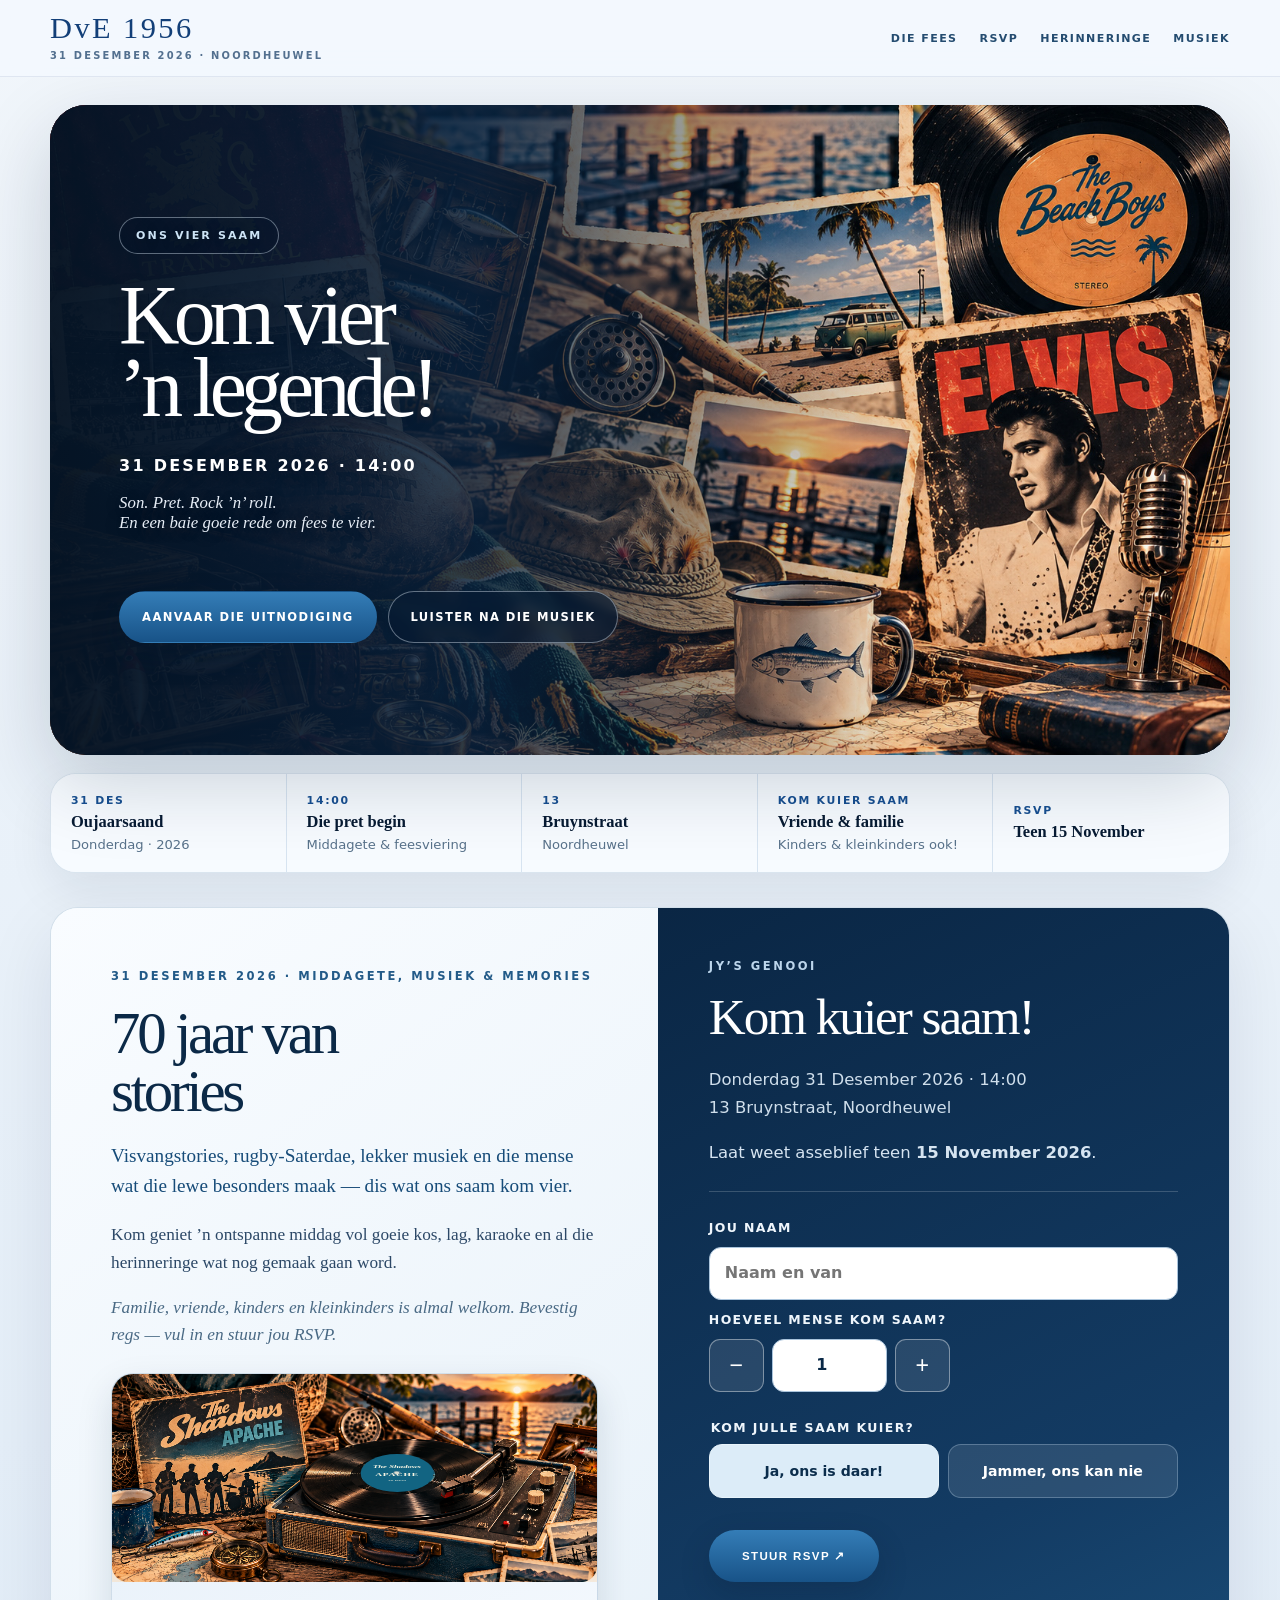
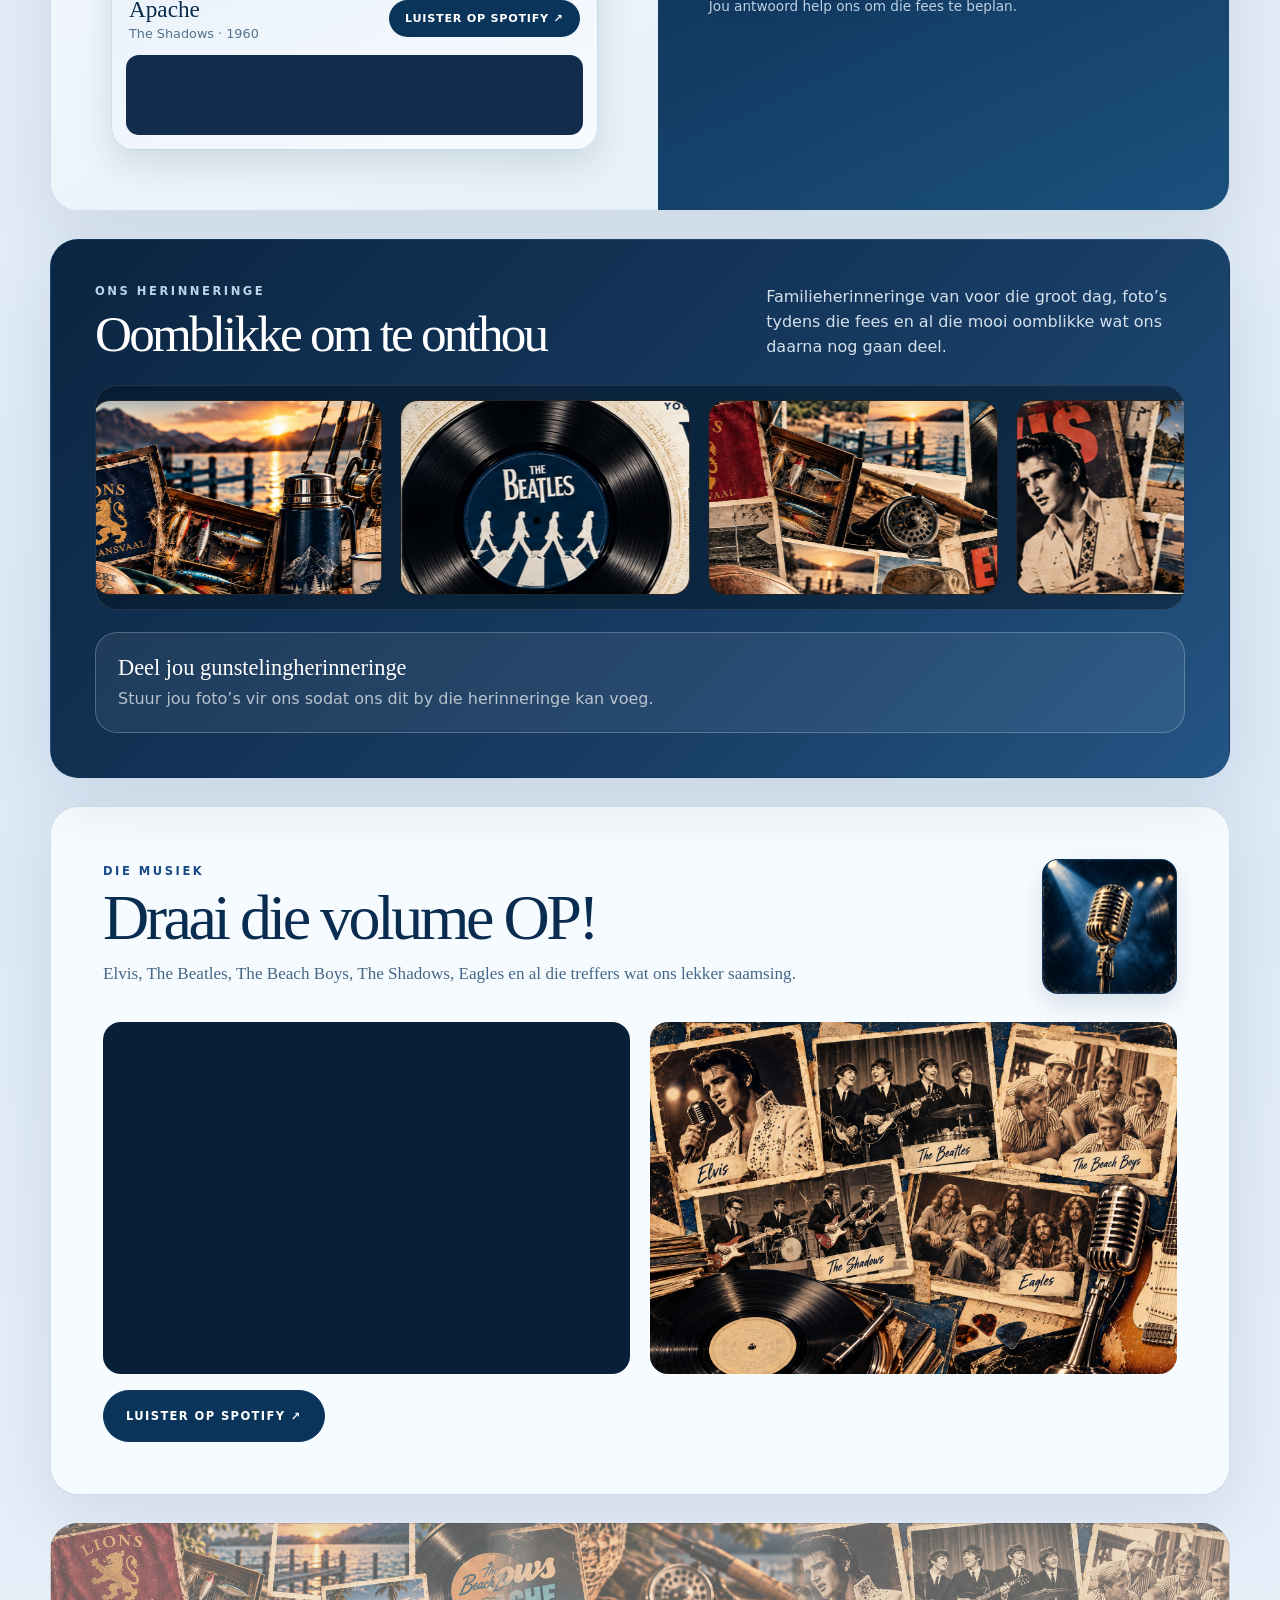
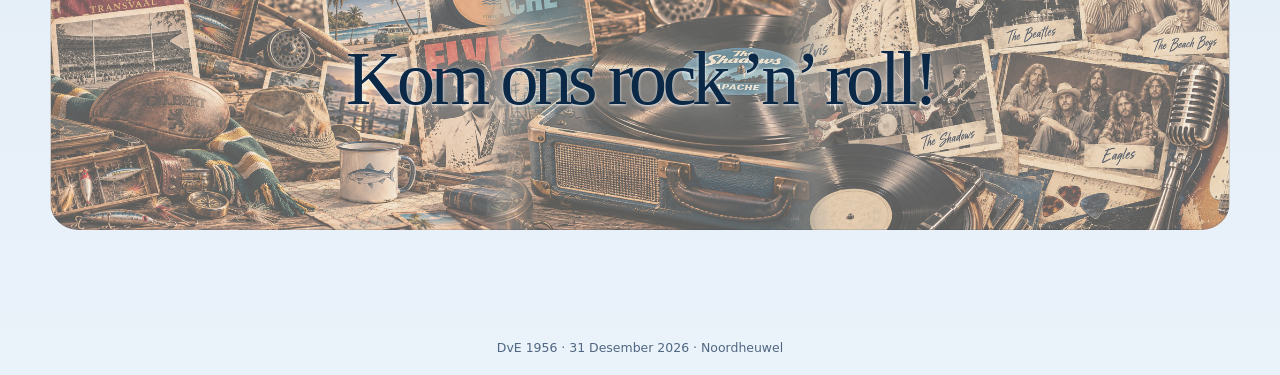
<file: preview.html>
<!DOCTYPE html>

<html lang="af">
<head>
<meta charset="utf-8"/>
<meta content="width=device-width,initial-scale=1" name="viewport"/>
<meta content="#071b33" name="theme-color"/>
<title>Kom vier ’n legende! | DvE 1956 · 31 Desember 2026</title>
<meta content="Kom vier Pa se 70ste verjaardag met visvang, rugby, karaoke en familie. Oujaarsaand 2026 in Noordheuwel. Laat weet teen 15 November." name="description"/>
<style>
:root{
  --cream:#f5efe4;
  --paper:#fffaf2;
  --ink:#25251f;
  --muted:#70695f;
  --olive:#5e654d;
  --olive-deep:#34382c;
  --charcoal:#1c1e1a;
  --ember:#c56d37;
  --ember-dark:#914920;
  --gold:#c79b63;
  --line:rgba(67,56,42,.14);
  --white:rgba(255,255,255,.96);
  --container:min(1180px,calc(100% - 40px));
  --radius:28px;
  --radius-sm:20px;
  --shadow:0 24px 70px rgba(54,42,27,.10);
}
*{box-sizing:border-box}
html{scroll-behavior:smooth}
body{
  margin:0;
  background:linear-gradient(180deg,#faf6ee 0%,var(--cream) 100%);
  color:var(--ink);
  font-family:Inter,ui-sans-serif,system-ui,-apple-system,BlinkMacSystemFont,"Segoe UI",sans-serif;
}
a{color:inherit}
img{max-width:100%;display:block}
button,a{ -webkit-tap-highlight-color:transparent; }

.nav{
  position:sticky;top:0;z-index:40;
  background:rgba(250,246,238,.92);
  backdrop-filter:blur(18px);
  border-bottom:1px solid rgba(67,56,42,.08);
}
.nav-inner{
  width:var(--container);margin:auto;min-height:76px;
  display:flex;align-items:center;justify-content:space-between;gap:24px;
}
.brand{
  font-family:Georgia,"Times New Roman",serif;
  color:var(--ember-dark);font-size:1.9rem;line-height:.92;letter-spacing:-.035em;
}
.brand small{
  display:block;margin-top:8px;font-family:Inter,system-ui,sans-serif;
  font-size:.62rem;letter-spacing:.22em;text-transform:uppercase;color:#89735a;font-weight:800;
}
.nav-links{display:flex;gap:22px;align-items:center}
.nav-links a{
  text-decoration:none;text-transform:uppercase;letter-spacing:.13em;font-size:.69rem;font-weight:850;color:#5b554c;
}
.nav-links a:hover{color:var(--ember-dark)}

.hero{
  width:var(--container);margin:28px auto 0;
  min-height:650px;border-radius:36px;overflow:hidden;
  display:grid;grid-template-columns:minmax(0,1.05fr) minmax(380px,.95fr);
  background:var(--charcoal);box-shadow:var(--shadow);
}
.hero-copy{
  position:relative;padding:clamp(46px,7vw,82px);
  display:flex;flex-direction:column;justify-content:center;
  background:
    radial-gradient(circle at 10% 10%,rgba(197,109,55,.20),transparent 30%),
    linear-gradient(145deg,#1b1f1a,#27291f 64%,#363124);
  color:white;
}
.hero-kicker{
  display:inline-flex;align-self:flex-start;padding:11px 16px;border:1px solid rgba(255,255,255,.18);
  border-radius:999px;text-transform:uppercase;letter-spacing:.19em;font-size:.69rem;font-weight:900;color:#e4ba83;
}
.hero h1{
  margin:26px 0 8px;font-family:Georgia,"Times New Roman",serif;
  font-size:clamp(4.1rem,7.1vw,7.2rem);font-weight:400;line-height:.86;letter-spacing:-.07em;
}
.hero-sub{
  margin:0;color:#e4ba83;font-family:Georgia,"Times New Roman",serif;
  font-size:clamp(1.5rem,2.4vw,2.35rem);line-height:1.16;
}
.hero-date{
  display:block;margin-top:8px;color:rgba(255,255,255,.82);
  font-family:Inter,system-ui,sans-serif;font-size:1rem;letter-spacing:.14em;text-transform:uppercase;font-weight:800;
}
.hero-lead{
  max-width:590px;margin:28px 0 0;font-family:Georgia,"Times New Roman",serif;
  color:rgba(255,255,255,.84);font-size:1.14rem;line-height:1.62;
}
.hero-tagline{
  margin:18px 0 0;color:#f1d8bb;font-family:Georgia,"Times New Roman",serif;font-style:italic;font-size:1.05rem;
}
.button-row{display:flex;flex-wrap:wrap;gap:12px;margin-top:30px}
.button{
  display:inline-flex;align-items:center;justify-content:center;min-height:52px;padding:0 22px;
  border-radius:999px;text-decoration:none;text-transform:uppercase;letter-spacing:.12em;font-size:.72rem;font-weight:900;
  border:1px solid rgba(255,255,255,.24);transition:.2s ease;
}
.button.primary{background:linear-gradient(180deg,#d58a50,#b95f2d);color:#fff;border-color:transparent;box-shadow:0 12px 30px rgba(0,0,0,.18)}
.button.secondary{background:rgba(255,255,255,.05);color:#fff}
.button.light{background:#fff;color:#282d25;border-color:#fff}
.button.outline-dark{background:transparent;color:#2d2f29;border-color:rgba(45,47,41,.20)}
.button:hover{transform:translateY(-1px)}
.hero-visual{position:relative;min-height:650px;background:#111}
.hero-visual img{width:100%;height:100%;object-fit:cover;object-position:center 78%}
.hero-visual::after{content:"";position:absolute;inset:0;background:linear-gradient(90deg,rgba(26,29,23,.28),transparent 34%),linear-gradient(0deg,rgba(20,18,14,.30),transparent 35%)}
.hero-venue{
  position:absolute;z-index:2;right:24px;bottom:24px;left:24px;
  padding:18px 20px;border-radius:20px;background:rgba(25,27,22,.72);color:white;border:1px solid rgba(255,255,255,.18);backdrop-filter:blur(12px)
}
.hero-venue span{display:block;color:#e8c99f;font-size:.67rem;letter-spacing:.17em;text-transform:uppercase;font-weight:900;margin-bottom:5px}
.hero-venue strong{font-family:Georgia,"Times New Roman",serif;font-size:1.35rem;font-weight:400}

.quickbar{
  width:var(--container);margin:18px auto 0;display:grid;grid-template-columns:repeat(5,1fr);
  border:1px solid var(--line);border-radius:24px;overflow:hidden;background:rgba(255,250,242,.88);box-shadow:0 18px 50px rgba(54,42,27,.06)
}
.quickbar a{padding:20px;text-decoration:none;border-right:1px solid var(--line);display:grid;gap:5px;min-height:96px;align-content:center}
.quickbar a:last-child{border-right:0}
.quickbar b{font-size:.68rem;letter-spacing:.16em;text-transform:uppercase;color:var(--ember-dark)}
.quickbar strong{font-family:Georgia,"Times New Roman",serif;font-size:1.03rem;font-weight:600}
.quickbar em{font-size:.82rem;color:var(--muted);font-style:normal}

main{padding:8px 0 70px}
.section{width:var(--container);margin:34px auto 0}
.card{border-radius:var(--radius);background:rgba(255,250,242,.94);border:1px solid var(--line);box-shadow:var(--shadow);overflow:hidden}
.section-pad{padding:clamp(28px,4.5vw,52px)}
.kicker{font-size:.72rem;letter-spacing:.22em;text-transform:uppercase;color:var(--ember-dark);font-weight:900}
.section-title{margin:11px 0 12px;font-family:Georgia,"Times New Roman",serif;font-size:clamp(2.25rem,4.1vw,4.15rem);font-weight:400;letter-spacing:-.055em;line-height:.98}
.section-intro{max-width:760px;margin:0;color:var(--muted);font-family:Georgia,"Times New Roman",serif;font-size:1.07rem;line-height:1.62}

.day-grid{display:grid;grid-template-columns:.85fr 1.15fr;gap:22px;margin-top:28px}
.timeline{display:grid;gap:10px}
.time-row{display:grid;grid-template-columns:86px 1fr;gap:18px;padding:17px 18px;border:1px solid var(--line);border-radius:18px;background:#fffdf8}
.time-row time{font-weight:900;color:var(--ember-dark);letter-spacing:.04em}
.time-row strong{display:block;font-family:Georgia,"Times New Roman",serif;font-size:1.07rem;margin-bottom:4px}
.time-row span{color:var(--muted);font-size:.92rem;line-height:1.4}
.day-image{min-height:100%;border-radius:22px;overflow:hidden;position:relative}
.day-image img{width:100%;height:100%;object-fit:cover;min-height:430px}
.day-image .caption{position:absolute;left:18px;right:18px;bottom:18px;padding:16px 18px;border-radius:16px;background:rgba(28,30,26,.72);color:white;backdrop-filter:blur(10px);font-size:.93rem;line-height:1.4}

.road-card{background:linear-gradient(135deg,#2c3127,#20231e);color:white}
.road-card .kicker{color:#e2aa74}.road-card .section-title{color:white}.road-card .section-intro{color:rgba(255,255,255,.72)}
.route-line{display:grid;grid-template-columns:repeat(4,1fr);gap:12px;margin-top:28px}
.route-stop{position:relative;padding:22px;border-radius:20px;background:rgba(255,255,255,.055);border:1px solid rgba(255,255,255,.10);min-height:160px}
.route-stop b{display:inline-grid;place-items:center;width:34px;height:34px;border-radius:50%;background:#c96e37;color:white;margin-bottom:14px}
.route-stop h3{margin:0 0 7px;font-family:Georgia,"Times New Roman",serif;font-size:1.2rem;font-weight:500}
.route-stop p{margin:0;color:rgba(255,255,255,.72);font-size:.9rem;line-height:1.45}
.road-note{margin-top:18px;padding:16px 18px;border-radius:18px;background:rgba(229,184,132,.10);border:1px solid rgba(229,184,132,.18);color:#f0d8b8}

.table-grid{display:grid;grid-template-columns:1.05fr .95fr;gap:22px}
.menu-card{padding:clamp(28px,4vw,48px)}
.menu-pill{display:inline-block;padding:8px 12px;border-radius:999px;background:#efe2d0;color:#8b4b28;text-transform:uppercase;font-weight:900;letter-spacing:.15em;font-size:.65rem}
.menu-columns{display:grid;grid-template-columns:repeat(3,1fr);gap:12px;margin-top:25px}
.menu-column{padding:20px;border:1px solid var(--line);border-radius:20px;background:#fffdf8}
.menu-column h3{margin:0 0 13px;font-family:Georgia,"Times New Roman",serif;color:var(--ember-dark);font-size:1.22rem}
.menu-column ul{list-style:none;padding:0;margin:0;display:grid;gap:12px}
.menu-column li{font-size:.9rem;line-height:1.4;color:#615a51}
.menu-column li strong{display:block;color:#282a25;margin-bottom:2px}
.menu-foot{margin-top:18px;color:#84786b;font-size:.78rem;font-style:italic}
.food-gallery{display:grid;grid-template-columns:1fr 1fr;grid-template-rows:1fr 1fr;gap:12px;min-height:100%}
.food-gallery img{width:100%;height:100%;object-fit:cover;border-radius:22px;min-height:220px}
.food-gallery img:first-child{grid-row:1/3;min-height:452px}

.olive-card{position:relative;min-height:420px;color:white;background:#272a22}
.olive-card img{position:absolute;inset:0;width:100%;height:100%;object-fit:cover}
.olive-card::after{content:"";position:absolute;inset:0;background:linear-gradient(90deg,rgba(29,31,25,.82),rgba(29,31,25,.25) 58%,rgba(29,31,25,.15))}
.olive-copy{position:relative;z-index:2;padding:clamp(34px,5vw,60px);max-width:650px}
.olive-copy .kicker{color:#edc18c}.olive-copy .section-title{color:white}.olive-copy p{color:rgba(255,255,255,.84);font-family:Georgia,"Times New Roman",serif;font-size:1.08rem;line-height:1.6}
.olive-badge{display:inline-block;margin-top:13px;padding:10px 14px;border-radius:999px;border:1px solid rgba(255,255,255,.20);background:rgba(255,255,255,.07);font-size:.78rem}

.memory-card{
  padding:clamp(28px,4vw,44px);color:white;
  background:linear-gradient(135deg,#24271f 0%,#352921 55%,#283028 100%);
}
.memory-top{display:grid;grid-template-columns:1fr minmax(300px,430px);gap:28px;align-items:end;margin-bottom:24px}
.memory-card .kicker{color:#e7b378}.memory-card .section-title{color:white;margin-bottom:0}.memory-card .memory-copy{color:rgba(255,255,255,.72);line-height:1.5;margin:0}
.film-window{overflow:hidden;border-radius:22px;background:rgba(0,0,0,.22);border:1px solid rgba(255,255,255,.09);padding:14px}
.film-track{display:flex;gap:18px;width:max-content;will-change:transform}
.film-frame{width:290px;height:195px;flex:0 0 290px;border-radius:18px;overflow:hidden;background:#111;border:1px solid rgba(255,255,255,.08)}
.film-frame img{width:100%;height:100%;object-fit:cover}
.share-note{margin-top:22px;padding:22px;border-radius:22px;background:rgba(255,255,255,.06);border:1px solid rgba(255,255,255,.10);display:grid;grid-template-columns:1fr auto;gap:20px;align-items:center}
.share-note h3{margin:0 0 6px;font-family:Georgia,"Times New Roman",serif;font-size:1.4rem;font-weight:500}.share-note p{margin:0;color:rgba(255,255,255,.68);line-height:1.45}
.share-note .button-row{margin:0;justify-content:flex-end}

.sound-card{padding:clamp(28px,4vw,44px);background:linear-gradient(135deg,#293024,#1d211c 56%,#55311f);color:white}
.sound-card .kicker{color:#e7b378}.sound-card .section-title{color:white}.sound-card .section-intro{color:rgba(255,255,255,.70)}
.spotify-wrap{margin-top:24px;border-radius:20px;overflow:hidden;background:#111;min-height:152px}
.spotify-wrap iframe{display:block;width:100%;height:152px;border:0}

.practical-grid{display:grid;grid-template-columns:repeat(4,1fr);gap:12px;margin-top:25px}
.practical-item{padding:20px;border-radius:20px;background:#fffdf8;border:1px solid var(--line);min-height:130px;display:grid;align-content:center}
.practical-item strong{font-family:Georgia,"Times New Roman",serif;font-size:1.12rem;margin-bottom:6px}.practical-item span{color:var(--muted);font-size:.9rem;line-height:1.4}

.closing-card{padding:clamp(42px,7vw,78px);text-align:center;color:white;background:linear-gradient(135deg,#23271f,#3a2c22);border-radius:var(--radius)}
.closing-card .kicker{color:#e7b378}.closing-card h2{margin:14px auto 10px;max-width:900px;font-family:Georgia,"Times New Roman",serif;font-size:clamp(2.6rem,4.8vw,5rem);font-weight:400;line-height:.98;letter-spacing:-.06em}
.closing-card p{max-width:760px;margin:0 auto;color:rgba(255,255,255,.74);font-family:Georgia,"Times New Roman",serif;font-size:1.1rem;line-height:1.55}
.footer{width:var(--container);margin:20px auto 0;padding:20px 0;text-align:center;color:#8a8176;font-size:.78rem}

@media(max-width:960px){
  .nav-links{display:none}
  .hero{grid-template-columns:1fr;min-height:auto}
  .hero-copy{padding:46px 34px;text-align:center;align-items:center}.hero-kicker{align-self:center}.hero-lead{margin-left:auto;margin-right:auto}.hero-visual{min-height:460px}
  .quickbar{grid-template-columns:1fr 1fr}.quickbar a{border-bottom:1px solid var(--line)}
  .day-grid,.table-grid{grid-template-columns:1fr}.route-line{grid-template-columns:1fr 1fr}.menu-columns{grid-template-columns:1fr}.food-gallery{min-height:520px}
  .memory-top{grid-template-columns:1fr}.share-note{grid-template-columns:1fr}.share-note .button-row{justify-content:flex-start}.practical-grid{grid-template-columns:1fr 1fr}
}
@media(max-width:620px){
  :root{--container:calc(100% - 24px);--radius:24px}
  .nav-inner{min-height:70px}.brand{font-size:1.7rem}
  .hero{margin-top:12px;border-radius:28px}.hero-copy{padding:38px 22px}.hero h1{font-size:clamp(3.7rem,18vw,5.4rem)}.hero-sub{font-size:1.55rem}.hero-date{font-size:.82rem}.hero-lead{font-size:1rem}.hero-tagline{font-size:.98rem}
  .button-row{width:100%;display:grid}.button{width:100%}
  .hero-visual{min-height:390px}.hero-venue{left:14px;right:14px;bottom:14px}
  .quickbar{grid-template-columns:1fr;margin-top:12px}.quickbar a{min-height:78px;border-right:0}
  .section{margin-top:20px}.section-pad{padding:26px 20px}.section-title{font-size:clamp(2.15rem,11vw,3.5rem)}
  .time-row{grid-template-columns:70px 1fr;gap:10px;padding:15px}.day-image img{min-height:320px}
  .route-line{grid-template-columns:1fr}.route-stop{min-height:auto}.food-gallery{grid-template-columns:1fr;grid-template-rows:auto}.food-gallery img,.food-gallery img:first-child{grid-row:auto;min-height:260px;max-height:340px}.olive-card{min-height:480px}.olive-card::after{background:linear-gradient(0deg,rgba(29,31,25,.82),rgba(29,31,25,.30))}.olive-copy{padding:30px 22px;position:absolute;bottom:0}
  .memory-card,.sound-card{padding:26px 18px}.film-frame{width:245px;height:168px;flex-basis:245px}.share-note .button-row{display:grid;width:100%}.spotify-wrap iframe{height:152px}.practical-grid{grid-template-columns:1fr 1fr}.practical-item{padding:16px;min-height:112px}.closing-card{padding:48px 20px}.closing-card h2{font-size:clamp(2.45rem,12vw,4rem)}
}
@media(max-width:420px){.practical-grid{grid-template-columns:1fr}}


/* STILL ON FIRE - ROYAL/NAVY PALETTE V2 */
:root{
  --cream:#edf2f8;
  --paper:#f8fbff;
  --ink:#10223c;
  --muted:#5b6777;
  --olive:#244f86;
  --olive-deep:#0b2c55;
  --charcoal:#071b33;
  --ember:#2f67a5;
  --ember-dark:#123f78;
  --gold:#c6a267;
  --line:rgba(17,53,96,.14);
  --white:rgba(255,255,255,.97);
  --shadow:0 24px 70px rgba(7,27,51,.10);
}
body{
  background:linear-gradient(180deg,#f9fbfe 0%,#edf2f8 100%);
  color:var(--ink);
}
.nav{
  background:rgba(248,251,255,.94);
  border-bottom:1px solid rgba(17,53,96,.09);
}
.brand{color:#123f78}
.brand small{color:#53708f}
.nav-links a{color:#34506f}
.nav-links a:hover{color:#123f78}
.hero{
  background:#071b33;
  box-shadow:0 28px 80px rgba(7,27,51,.18);
}
.hero-copy{
  background:
    radial-gradient(circle at 12% 8%,rgba(56,113,180,.24),transparent 31%),
    linear-gradient(145deg,#071b33,#0b2c55 62%,#164a86);
}
.hero-kicker{color:#d9c095;border-color:rgba(255,255,255,.22)}
.hero-sub{color:#d9c095}
.hero-date{color:rgba(255,255,255,.86)}
.hero-tagline{color:#e9d8bb}
.hero-venue{background:rgba(5,22,43,.78);border-color:rgba(255,255,255,.18)}
.hero-venue span{color:#d9c095}
.button.primary{background:linear-gradient(180deg,#2d67a7,#174a86);box-shadow:0 12px 30px rgba(7,27,51,.22)}
.quickbar{background:rgba(248,251,255,.94);box-shadow:0 18px 50px rgba(7,27,51,.07)}
.quickbar b{color:#174a86}
.card{background:rgba(248,251,255,.96);box-shadow:0 24px 70px rgba(7,27,51,.09)}
.kicker{color:#174a86}
.road-card{background:linear-gradient(135deg,#0b2c55,#071b33 62%,#123f78);color:white}
.road-card .kicker{color:#d9c095}
.road-card .section-intro{color:rgba(255,255,255,.74)}
.route-stop{background:rgba(255,255,255,.065);border-color:rgba(255,255,255,.12)}
.route-stop b{background:#2d67a7}
.road-note{background:rgba(198,162,103,.11);border-color:rgba(198,162,103,.22);color:#ecd9b8}
.menu-pill{background:#e7eef8;color:#123f78}
.menu-column{background:#fbfdff}
.menu-column h3{color:#123f78}
.olive-card{background:#071b33}
.olive-card::after{background:linear-gradient(90deg,rgba(7,27,51,.88),rgba(7,27,51,.32) 60%,rgba(7,27,51,.18))}
.olive-copy .kicker{color:#d9c095}
.memory-card{background:linear-gradient(135deg,#071b33,#0b2c55 58%,#163f73);color:white}
.memory-card .kicker{color:#d9c095}
.film-window{background:rgba(2,14,27,.44);border-color:rgba(255,255,255,.10)}
.share-note{background:rgba(255,255,255,.065);border-color:rgba(255,255,255,.11)}
.sound-card{background:linear-gradient(135deg,#0b2c55,#071b33 60%,#184f8b);color:white}
.sound-card .kicker{color:#d9c095}
.practical-item{background:#fbfdff}
.closing-card{background:linear-gradient(135deg,#071b33,#0b2c55 58%,#123f78)}
.closing-card .kicker{color:#d9c095}
.footer{color:#516782}

/* Give Kosé imagery a little more presence */
.food-gallery img,.olive-card img,.hero-visual img{
  filter:saturate(1.03) contrast(1.02);
}

@media(max-width:760px){
  .olive-card::after{background:linear-gradient(0deg,rgba(7,27,51,.90),rgba(7,27,51,.30))}
}



/* NAVY V3 - simplified journey + premium menu + light soundtrack */
.quick-summary{
  width:var(--container);margin:18px auto 0;border:1px solid var(--line);border-radius:26px;
  background:#fbfdff;box-shadow:0 18px 50px rgba(7,27,51,.08);overflow:hidden;
}
.quick-summary .quickbar{
  width:100%;margin:0;border:0;border-radius:0;box-shadow:none;background:transparent;
  display:grid;grid-template-columns:repeat(5,1fr);
}
.quick-summary .quick-item{
  padding:20px;border-right:1px solid var(--line);display:grid;gap:5px;min-height:96px;align-content:center;
}
.quick-summary .quick-item:last-child{border-right:0}
.quick-summary b{font-size:.68rem;letter-spacing:.16em;text-transform:uppercase;color:#174f91}
.quick-summary strong{font-family:Georgia,"Times New Roman",serif;font-size:1.03rem;font-weight:600;color:#071b33}
.quick-summary em{font-size:.82rem;color:#61728a;font-style:normal}
.journey-footer{
  border-top:1px solid var(--line);padding:18px 20px;display:grid;grid-template-columns:1.15fr 1fr auto;
  gap:18px;align-items:center;background:#f5f8fc;
}
.journey-footer>div:first-child{display:grid;gap:4px}
.journey-label{text-transform:uppercase;letter-spacing:.16em;font-size:.64rem;font-weight:900;color:#174f91}
.journey-footer>div:first-child strong{font-size:.96rem;color:#071b33}
.journey-rule{font-size:.88rem;line-height:1.4;color:#61728a}
.journey-rule strong{color:#071b33;font-family:inherit;font-size:.88rem}
.route-button{background:#0b2c55;color:white;border-color:#0b2c55;white-space:nowrap}

.menu-showcase{display:grid;grid-template-columns:.92fr 1.08fr;gap:22px;align-items:stretch}
.menu-summary-card{padding:clamp(28px,4vw,46px);background:#fbfdff}
.menu-summary-card .section-title{color:#071b33}
.menu-summary-card .kicker{color:#174f91}
.menu-pill{background:#e7eef8!important;color:#0b2c55!important}
.menu-intro{margin-top:18px!important;max-width:650px;color:#586b84}
.menu-summary-grid{display:grid;grid-template-columns:1fr 1fr;gap:14px;margin-top:26px}
.menu-summary-group{padding:22px;border-radius:20px;background:#fff;border:1px solid #d9e2ef}
.menu-summary-group span{display:block;margin-bottom:14px;text-transform:uppercase;letter-spacing:.15em;font-size:.67rem;font-weight:900;color:#174f91}
.menu-summary-group strong{display:block;color:#071b33;font-family:Georgia,"Times New Roman",serif;font-size:1rem;line-height:1.28;margin-top:12px}
.menu-summary-group p{margin:3px 0 0;color:#66768a;font-size:.86rem;line-height:1.38}
.dessert-group{grid-column:1/-1;display:grid;grid-template-columns:auto 1fr;gap:6px 18px;align-items:center}
.dessert-group span{grid-row:1/3;margin:0;align-self:start;padding-top:3px}
.dessert-group strong{margin:0}.dessert-group p{margin:0}
.menu-foot{margin:16px 0 0;color:#7b8797;font-size:.78rem;font-style:italic}

.menu-visual-panel{display:grid;grid-template-columns:1.18fr .82fr;gap:14px;min-height:100%}
.official-menu-figure{margin:0;background:#f6f0e5;border-radius:24px;overflow:hidden;border:1px solid #d9e2ef;display:grid;grid-template-rows:1fr auto;box-shadow:0 18px 46px rgba(7,27,51,.08)}
.official-menu-figure img{width:100%;height:100%;object-fit:contain;display:block;background:#f6f0e5;min-height:720px}
.official-menu-figure figcaption{padding:12px 16px;background:#fbfdff;color:#61728a;font-size:.78rem;border-top:1px solid #d9e2ef}
.menu-photo-stack{display:grid;grid-template-rows:1fr 1fr;gap:14px}
.menu-photo-stack img{width:100%;height:100%;object-fit:cover;border-radius:24px;display:block;min-height:0;box-shadow:0 18px 46px rgba(7,27,51,.08)}

.sound-card{
  padding:clamp(28px,4vw,44px)!important;background:#fbfdff!important;color:#071b33!important;
  border:1px solid var(--line);box-shadow:var(--shadow)
}
.sound-card .kicker{color:#174f91!important}
.sound-card .section-title{color:#071b33!important}
.sound-card .section-intro{color:#61728a!important}
.sound-card .button.secondary{background:#0b2c55;color:white;border-color:#0b2c55}
.spotify-wrap{background:#111}

main{padding-top:6px}
.section{margin-top:28px}

@media(max-width:960px){
  .quick-summary .quickbar{grid-template-columns:1fr 1fr}
  .quick-summary .quick-item{border-bottom:1px solid var(--line)}
  .journey-footer{grid-template-columns:1fr;gap:12px}
  .journey-footer .button{width:100%}
  .menu-showcase{grid-template-columns:1fr}
  .menu-visual-panel{min-height:680px}
  .official-menu-figure img{min-height:640px}
}
@media(max-width:620px){
  .quick-summary .quickbar{grid-template-columns:1fr}
  .quick-summary .quick-item{border-right:0}
  .menu-summary-grid{grid-template-columns:1fr}
  .dessert-group{grid-column:auto;display:block}
  .dessert-group span{margin-bottom:14px}.dessert-group strong{margin-top:0}
  .menu-visual-panel{grid-template-columns:1fr;min-height:0}
  .official-menu-figure img{min-height:0;height:auto}
  .menu-photo-stack{grid-template-columns:1fr 1fr;grid-template-rows:none}
  .menu-photo-stack img{aspect-ratio:4/3}
}


/* V4 RERUN - approved structure enforcement */
.quick-summary{background:#fbfdff!important;color:#071b33!important;border:1px solid #d9e2ef!important;box-shadow:0 18px 46px rgba(7,27,51,.08)!important}
.quick-summary .quickbar{background:#fbfdff!important}
.journey-footer{background:#f4f8fd!important;border:1px solid #d9e2ef!important;color:#071b33!important}
.journey-rule{color:#40536d!important}
.sound-card{background:#fbfdff!important;color:#071b33!important;border:1px solid #d9e2ef!important;box-shadow:0 18px 46px rgba(7,27,51,.08)!important}
.sound-card .kicker{color:#174f91!important}
.sound-card .section-title{color:#071b33!important}
.sound-card .section-intro{color:#61728a!important}
.sound-card .button.secondary{background:#0b2c55!important;color:#fff!important;border-color:#0b2c55!important}
.menu-summary-card,.official-menu-figure{background:#fbfdff!important}
.menu-summary-card{border:1px solid #d9e2ef!important;box-shadow:0 18px 46px rgba(7,27,51,.08)!important}
.menu-visual-panel img{image-rendering:auto}


/* V8 - V4 layout preserved; imagery only */
.menu-venue-card-v8{
  display:flex;
  flex-direction:column;
  overflow:hidden;
}
.menu-venue-card-v8 .menu-intro{margin-bottom:22px}
.menu-venue-image-v8{
  position:relative;
  flex:1;
  min-height:420px;
  border-radius:24px;
  overflow:hidden;
  border:1px solid #d9e2ef;
  box-shadow:0 18px 46px rgba(7,27,51,.08);
}
.menu-venue-image-v8 img{
  width:100%;
  height:100%;
  object-fit:cover;
  object-position:center 45%;
  display:block;
}
.menu-venue-image-v8::after{
  content:"";
  position:absolute;inset:0;
  background:linear-gradient(180deg,transparent 48%,rgba(4,20,40,.70) 100%);
  pointer-events:none;
}
.menu-venue-caption-v8{
  position:absolute;left:24px;right:24px;bottom:22px;z-index:2;color:#fff;
}
.menu-venue-caption-v8 span{display:block;font:800 .72rem/1.2 Inter,system-ui,sans-serif;letter-spacing:.14em;text-transform:uppercase;margin-bottom:6px;color:#dbe9fb}
.menu-venue-caption-v8 strong{display:block;font:400 1.35rem/1.25 Georgia,'Times New Roman',serif}
.menu-photo-stack img{object-position:center center}
@media(max-width:960px){.menu-venue-image-v8{min-height:520px}}
@media(max-width:620px){.menu-venue-image-v8{min-height:380px}.menu-venue-caption-v8{left:18px;right:18px;bottom:18px}}


/* V9 - compact menu row; price removed from official menu image */
@media(min-width:961px){
  .menu-showcase{align-items:stretch;}
  .menu-summary-card{padding:34px;}
  .menu-venue-card-v8 .menu-intro{margin-bottom:16px;}
  .menu-venue-image-v8{min-height:280px;border-radius:22px;}
  .menu-visual-panel{height:660px;min-height:0;}
  .official-menu-figure{height:660px;border-radius:22px;}
  .official-menu-figure img{height:100%;min-height:0;object-fit:contain;}
  .menu-photo-stack{height:660px;gap:12px;}
  .menu-photo-stack img{min-height:0;border-radius:22px;}
}
@media(max-width:960px){
  .menu-visual-panel{height:auto;min-height:0;}
  .official-menu-figure{height:auto;}
  .official-menu-figure img{height:auto;min-height:0;}
  .menu-photo-stack{height:auto;}
}


/* V10 FINAL POLISH - preserve V9 structure, refine proportions and typography */
@media(min-width:961px){
  .menu-showcase{
    grid-template-columns:.92fr 1.08fr;
    align-items:stretch;
  }
  .menu-summary-card{
    height:640px;
    min-height:640px;
    padding:30px 32px;
  }
  .menu-venue-card-v8 .menu-intro{
    margin:14px 0 14px!important;
    line-height:1.5;
  }
  .menu-venue-image-v8{
    min-height:0;
    height:auto;
    flex:1 1 auto;
    border-radius:20px;
  }
  .menu-visual-panel{
    height:640px;
    min-height:640px;
    grid-template-columns:.78fr 1.22fr;
    gap:12px;
  }
  .official-menu-figure{
    height:640px;
    min-height:640px;
    display:flex;
    align-items:center;
    justify-content:center;
    border-radius:20px;
    overflow:hidden;
    background:#f6f0e5;
  }
  .official-menu-figure img{
    width:auto;
    max-width:100%;
    height:100%;
    min-height:0;
    object-fit:contain;
    object-position:center center;
    margin:0 auto;
    display:block;
    transform:none;
    background:#f6f0e5;
  }
  .official-menu-figure figcaption{display:none!important}
  .menu-photo-stack{
    height:640px;
    min-height:640px;
    gap:12px;
  }
  .menu-photo-stack img{
    min-height:0;
    border-radius:20px;
  }
}

/* Make the olive-grove setting visibly about the trees, not only the table */
.olive-card{min-height:500px;}
.olive-card img{
  object-fit:cover;
  object-position:center center;
  filter:saturate(1.03) contrast(1.01);
}

/* Slightly tighter title spacing throughout for a more editorial finish */
.section-title{margin-top:9px;margin-bottom:10px;}
.closing-card h2{letter-spacing:-.045em;}

@media(max-width:960px){
  .menu-summary-card{height:auto;min-height:0;}
  .menu-visual-panel{height:auto;min-height:0;grid-template-columns:1fr;}
  .official-menu-figure{height:auto;min-height:0;}
  .official-menu-figure img{width:100%;height:auto;min-height:0;object-fit:contain;margin:0 auto;transform:none;}
  .menu-photo-stack{height:auto;min-height:0;grid-template-columns:1fr 1fr;grid-template-rows:none;}
  .menu-photo-stack img{aspect-ratio:4/3;}
  .olive-card{min-height:520px;}
}
@media(max-width:620px){
  .menu-photo-stack{grid-template-columns:1fr;}
  .menu-photo-stack img{aspect-ratio:16/10;}
  .olive-card{min-height:520px;}
  .olive-card img{object-position:center center;}
}

</style>
<style id="v13-true-center-fix">
/* V13: fix the source crop itself, then keep the menu image genuinely centered. */
@media (min-width:961px){
  .official-menu-figure{display:flex!important;align-items:center!important;justify-content:center!important;}
  .official-menu-figure img{
    width:auto!important;
    max-width:100%!important;
    height:100%!important;
    min-height:0!important;
    object-fit:contain!important;
    object-position:50% 50%!important;
    margin:0 auto!important;
    transform:none!important;
  }
  /* Lift the hero photograph slightly while keeping full coverage, so the flame line clears the destination panel. */
  .hero-visual{overflow:hidden;}
  .hero-visual img{
    object-position:50% 100%!important;
    transform:translateY(-24px) scale(1.035);
    transform-origin:center center;
  }
}
</style>
<style id="v14-go-live-final">
/* V14 GO-LIVE: final alignment only. Preserve the approved V13 look and feel. */
@media (min-width:961px){
  /* Shorten the hero from the bottom so the split panel feels tighter and the flame line reads above the destination card. */
  .hero{min-height:600px;}
  .hero-copy{padding-top:54px;padding-bottom:54px;}
  .hero-visual{min-height:600px;overflow:hidden;}
  .hero-visual img{
    width:100%!important;
    height:calc(100% + 54px)!important;
    object-fit:cover!important;
    object-position:50% 100%!important;
    transform:translateY(-54px)!important;
    transform-origin:center bottom!important;
  }
  .hero-venue{bottom:20px;}

  /* Keep all three table visuals on one clean baseline. */
  .menu-showcase{align-items:stretch!important;}
  .menu-summary-card,
  .menu-visual-panel,
  .official-menu-figure,
  .menu-photo-stack{height:610px!important;min-height:610px!important;}
  .menu-summary-card{padding:28px 30px!important;}
  .menu-venue-card-v8 .menu-intro{margin:12px 0 12px!important;}
  .menu-venue-image-v8{min-height:0!important;height:auto!important;flex:1 1 auto!important;}
  .official-menu-figure{overflow:hidden!important;display:flex!important;align-items:center!important;justify-content:center!important;}
  .official-menu-figure img{
    width:auto!important;
    max-width:100%!important;
    height:calc(100% - 18px)!important;
    min-height:0!important;
    object-fit:contain!important;
    object-position:50% 50%!important;
    margin:0 auto!important;
    transform:translateY(9px)!important;
  }
  .menu-photo-stack{gap:12px!important;}
  .menu-photo-stack img{min-height:0!important;height:100%!important;}
}

/* Keep the playlist section clean; the blue artwork is supplied separately for Spotify. */
.sound-card{overflow:hidden;}

@media(max-width:960px){
  .hero{min-height:auto;}
  .hero-visual{min-height:450px;}
  .hero-visual img{transform:none!important;height:100%!important;object-position:50% 88%!important;}
  .menu-summary-card,.menu-visual-panel,.official-menu-figure,.menu-photo-stack{height:auto!important;min-height:0!important;}
  .official-menu-figure img{height:auto!important;width:100%!important;transform:translateY(6px)!important;}
}
@media(max-width:620px){
  .hero-visual{min-height:390px;}
  .hero-visual img{object-position:50% 86%!important;}
}
</style>
<style id="v15-mobile-ready">
/* V15 MOBILE READY - mobile-only refinements. Desktop V14 remains unchanged. */
#road,#table,#memories,#soundtrack{scroll-margin-top:84px}

@media (max-width:760px){
  :root{--container:calc(100% - 28px);--radius:22px;--radius-sm:16px}
  body{overflow-x:hidden;-webkit-text-size-adjust:100%}
  main{padding-top:4px;padding-bottom:40px}

  /* Compact sticky header */
  .nav-inner{min-height:64px;gap:12px}
  .brand{font-size:1.68rem;line-height:.95}
  .brand small{font-size:.56rem;letter-spacing:.18em;margin-top:6px}

  /* Hero: less vertical bulk, stronger mobile hierarchy */
  .hero{margin-top:10px;border-radius:24px;grid-template-columns:1fr;min-height:0}
  .hero-copy{padding:30px 22px 26px;text-align:left;align-items:flex-start}
  .hero-kicker{align-self:flex-start;padding:9px 13px;font-size:.61rem}
  .hero h1{font-size:clamp(3.55rem,16.5vw,4.65rem);line-height:.86;margin:20px 0 8px}
  .hero-sub{font-size:1.4rem;line-height:1.12}
  .hero-date{font-size:.74rem;letter-spacing:.13em}
  .hero-lead{font-size:.98rem;line-height:1.5;margin-top:20px;max-width:34ch}
  .hero-tagline{font-size:.94rem;line-height:1.35;margin-top:14px}
  .hero .button-row{display:grid;grid-template-columns:1fr 1fr;gap:9px;margin-top:22px;width:100%}
  .hero .button{width:100%;min-height:46px;padding:0 12px;font-size:.62rem;letter-spacing:.09em}
  .hero-visual{min-height:330px!important;height:330px;overflow:hidden}
  .hero-visual img{height:100%!important;transform:none!important;object-position:50% 92%!important}
  .hero-venue{left:12px;right:12px;bottom:12px;padding:13px 15px;border-radius:16px}
  .hero-venue span{font-size:.57rem;margin-bottom:3px}
  .hero-venue strong{font-size:1.05rem;line-height:1.15;display:block}

  /* Day overview: compact 2-column itinerary instead of a long stack */
  .quick-summary{margin-top:14px;border-radius:20px}
  .quick-summary .quickbar{display:grid!important;grid-template-columns:1fr 1fr!important}
  .quick-summary .quick-item{min-height:76px!important;padding:13px 14px!important;border-right:1px solid var(--line)!important;border-bottom:1px solid var(--line);gap:3px}
  .quick-summary .quick-item:nth-child(even){border-right:0!important}
  .quick-summary .quick-item:last-child{grid-column:1/-1;border-right:0!important;border-bottom:0;min-height:68px!important}
  .quick-summary b{font-size:.59rem}
  .quick-summary strong{font-size:.93rem;line-height:1.1}
  .quick-summary em{font-size:.73rem;line-height:1.25}
  .journey-footer{grid-template-columns:1fr!important;gap:11px;padding:16px;background:#f5f8fc}
  .journey-footer>div:first-child strong{font-size:.88rem;line-height:1.3}
  .journey-rule{font-size:.8rem}
  .route-button{width:100%;min-height:44px}

  /* Global mobile typography / spacing */
  .section{margin-top:16px}
  .section-title{font-size:clamp(2rem,9.2vw,2.75rem)!important;line-height:.98;letter-spacing:-.045em;margin:8px 0 10px}
  .section-intro{font-size:.98rem;line-height:1.5}
  .kicker{font-size:.64rem;letter-spacing:.19em}
  .card{border-radius:22px}

  /* Table: compact venue card, readable menu, photos side-by-side */
  .menu-showcase{display:grid!important;grid-template-columns:1fr!important;gap:12px!important}
  .menu-summary-card{padding:22px 18px 18px!important;height:auto!important;min-height:0!important}
  .menu-pill{font-size:.57rem;padding:7px 10px;letter-spacing:.12em}
  .menu-venue-card-v8 .menu-intro{margin:12px 0 14px!important;font-size:.95rem;line-height:1.45}
  .menu-venue-image-v8{height:238px!important;min-height:238px!important;border-radius:18px!important;flex:none!important}
  .menu-venue-image-v8 img{height:100%!important;object-position:center 48%!important}
  .menu-venue-caption-v8{left:14px!important;right:14px!important;bottom:14px!important;padding:0!important}
  .menu-venue-caption-v8 span{font-size:.58rem!important}
  .menu-venue-caption-v8 strong{font-size:1.05rem!important;line-height:1.15!important}

  .menu-visual-panel{display:grid!important;grid-template-columns:1fr!important;gap:10px!important;height:auto!important;min-height:0!important}
  .official-menu-figure{width:min(100%,336px)!important;height:auto!important;min-height:0!important;margin:0 auto!important;border-radius:18px!important;display:block!important;overflow:hidden!important}
  .official-menu-figure img{display:block!important;width:100%!important;height:auto!important;min-height:0!important;max-height:none!important;object-fit:contain!important;object-position:center center!important;margin:0 auto!important;transform:none!important}
  .menu-photo-stack{display:grid!important;grid-template-columns:1fr 1fr!important;grid-template-rows:none!important;gap:10px!important;height:auto!important;min-height:0!important}
  .menu-photo-stack img{width:100%!important;height:auto!important;min-height:0!important;aspect-ratio:1/1!important;border-radius:18px!important;object-fit:cover!important}
  .menu-photo-stack img:first-child{object-position:center 55%!important}
  .menu-photo-stack img:last-child{object-position:center 40%!important}

  /* Setting: image on top + text panel below. No text collision on the photo. */
  .olive-card{display:flex!important;flex-direction:column!important;min-height:0!important;background:#071b33!important}
  .olive-card img{position:relative!important;inset:auto!important;width:100%!important;height:235px!important;object-fit:cover!important;object-position:center 34%!important;filter:saturate(1.03) contrast(1.02)}
  .olive-card::after{display:none!important}
  .olive-copy{position:relative!important;bottom:auto!important;max-width:none!important;padding:24px 20px 25px!important;background:linear-gradient(145deg,#071b33,#0b2c55)!important}
  .olive-copy p{font-size:.96rem!important;line-height:1.5!important;margin:0}
  .olive-badge{font-size:.68rem;padding:8px 11px;margin-top:14px}

  /* Memory reel: keep it fun but compact */
  .memory-card{padding:23px 16px!important}
  .memory-top{grid-template-columns:1fr!important;gap:9px!important;margin-bottom:16px!important}
  .memory-card .memory-copy{font-size:.9rem;line-height:1.45}
  .film-window{padding:10px;border-radius:18px}
  .film-track{gap:12px}
  .film-frame{width:220px;height:148px;flex-basis:220px;border-radius:14px}
  .share-note{padding:17px;border-radius:18px;gap:15px;margin-top:16px}
  .share-note h3{font-size:1.18rem}
  .share-note p{font-size:.86rem}
  .share-note .button-row{display:grid!important;grid-template-columns:1fr 1fr!important;gap:8px!important;width:100%;margin-top:0!important}
  .share-note .button-row .button{width:100%;min-height:43px;padding:0 10px;font-size:.6rem}
  .share-note .button-row .button:first-child{grid-column:1/-1}

  /* Soundtrack */
  .sound-card{padding:23px 18px!important}
  .spotify-wrap{margin-top:18px;border-radius:16px;min-height:152px;background:#071b33 url('assets/spotify-vinyl-cover.png') center/cover no-repeat}
  .spotify-wrap iframe{height:152px}
  .sound-card .button-row{margin-top:16px!important}
  .sound-card .button{min-height:46px}

  /* Closing card */
  .closing-card{padding:34px 20px!important;border-radius:22px}
  .closing-card h2{font-size:clamp(2.15rem,9.8vw,2.9rem)!important;line-height:1.01;letter-spacing:-.045em;margin:10px auto}
  .closing-card p{font-size:.96rem!important;line-height:1.48}
  .footer{margin-top:12px;padding:16px 0;font-size:.68rem}
}

@media (max-width:360px){
  :root{--container:calc(100% - 20px)}
  .hero .button-row{grid-template-columns:1fr}
  .quick-summary .quickbar{grid-template-columns:1fr!important}
  .quick-summary .quick-item,.quick-summary .quick-item:nth-child(even),.quick-summary .quick-item:last-child{grid-column:auto!important;border-right:0!important;border-bottom:1px solid var(--line)!important}
  .quick-summary .quick-item:last-child{border-bottom:0!important}
  .menu-photo-stack{grid-template-columns:1fr 1fr!important}
  .section-title{font-size:2.15rem!important}
}
</style>
<style id="v16-desktop-hero-alignment">
/* V16: lock the left CTA row and right destination card to the same desktop baseline. */
@media (min-width:961px){
  .hero-copy .button-row{
    margin-top:auto!important;
    padding-top:30px!important;
  }
  .hero-venue{
    bottom:54px!important;
  }
}
</style>
<style id="v20-kose-final">
/* V20: approved V16 baseline + full Kosé fire hero + clean white menu card. */
.hero-visual{
  background:#07090b;
  position:relative;
  isolation:isolate;
}
.hero-visual::before{display:none!important}
.hero-visual::after{display:none!important}
.hero-visual>img{
  position:relative;
  z-index:2;
  width:100%!important;
  height:100%!important;
  object-fit:contain!important;
  object-position:center center!important;
  transform:none!important;
  display:block;
}
.hero-venue{display:none!important}

.official-menu-figure{
  background:#fff!important;
  border:1px solid #d9e2ef!important;
  box-shadow:0 18px 46px rgba(7,27,51,.08)!important;
  padding:18px!important;
  align-items:center!important;
  justify-content:center!important;
}
.official-menu-figure img{
  background:transparent!important;
  width:100%!important;
  height:100%!important;
  max-width:100%!important;
  object-fit:contain!important;
  object-position:center center!important;
  margin:0 auto!important;
  transform:none!important;
}

@media (max-width:960px){
  .hero-visual{
    height:auto!important;
    min-height:0!important;
    aspect-ratio:710/900;
  }
  .hero-visual>img{
    width:100%!important;
    height:100%!important;
    object-fit:contain!important;
    object-position:center center!important;
    transform:none!important;
  }
  .official-menu-figure{padding:12px!important;background:#fff!important}
  .official-menu-figure img{height:auto!important;width:100%!important;object-fit:contain!important}
}

@media (max-width:620px){
  .hero-visual{aspect-ratio:710/980;}
}
</style>
<style>.rsvp-form{display:grid;grid-template-columns:repeat(2,minmax(0,1fr));gap:16px;margin-top:22px}.rsvp-form label{display:grid;gap:8px;color:#102d50;font-weight:700}.rsvp-form input,.rsvp-form select{width:100%;min-width:0;border:1px solid #cad9ea;border-radius:12px;padding:14px;font:inherit;background:#fff;color:#102d50}.rsvp-form button{border:0;cursor:pointer;justify-self:start}.rsvp-note{font-size:.85rem;color:#61728a;align-self:center}@media(max-width:700px){.rsvp-form{grid-template-columns:1fr}.rsvp-form button{width:100%}}</style><style>
:root{--cream:#eef3f9!important;--charcoal:#071d37!important}
body{background:#edf2f8!important}
.hero-visual::after,.menu-venue-image-v8::after{background:none!important}
.hero-visual img,.menu-venue-image-v8 img,.olive-card>img{filter:none!important}
.hero-visual img{object-position:center center!important}
</style><style>
:root{--navy:#071b35;--blue:#183e64;--midblue:#426c91;--pale:#e8f0f7}
body{background:#e8eff7}
.beatles-seventy{background:#112c4b;color:#f2f5f8}
.beatles-seventy .section-title,.beatles-seventy p{color:#f2f5f8}
.beatles-seventy img{filter:none!important}
.hero-visual img,.menu-venue-image-v8 img,.olive-card img{filter:none!important}
</style><style id="v21-final-review">
:root{
 --cream:#e8f1fa!important;--paper:#f7fbff!important;--ink:#0a233f!important;
 --muted:#49647f!important;--ember:#2c669f!important;--ember-dark:#103e6d!important;
 --line:rgba(29,82,131,.17)!important;--shadow:0 20px 54px rgba(10,38,68,.10)!important;
}
body{background:linear-gradient(180deg,#f1f6fb,#dce9f6 65%,#eaf2fa)!important}
.nav{background:rgba(243,248,254,.94)!important}
.hero{background:#071a31}
.hero-copy{background:linear-gradient(147deg,#081a30,#12395f 63%,#23517d)!important}
.hero-sub{color:#d8e6f3!important}.hero-kicker{color:#a8c5df!important}
.hero-visual{background:#0a243e!important}
.hero-visual>img{width:100%!important;height:100%!important;object-fit:cover!important;object-position:52% 50%!important;filter:none!important}
.hero-visual::after{display:none!important}
.button.primary{background:linear-gradient(180deg,#347db7,#185388)!important;color:#fff!important}
.button.secondary{background:#0b345b!important;color:white!important;border-color:#0b345b!important}
.nav-links a{color:#244c70}
.quick-summary{background:#f7fbff!important;border-color:rgba(29,82,131,.13)!important}
.quick-summary .quickbar{background:#f7fbff!important}
.quick-summary .quick-item{border-color:#d7e4f1!important}
.quick-summary .quickbar em{color:#58728b!important}
.combined-invite{margin-top:28px}
.invitation-panel{display:grid;grid-template-columns:1.03fr .97fr;overflow:hidden;background:#f7fbff!important}
.invitation-story{padding:clamp(30px,5vw,60px);background:linear-gradient(145deg,#f9fcff,#e7f1f9)}
.invitation-story .kicker{color:#225a88!important;line-height:1.5}
.invitation-story .section-title{color:#0b2947;font-size:clamp(3rem,5vw,5.6rem);margin:20px 0}
.invitation-story p{font:1.08rem/1.6 Georgia,"Times New Roman",serif;color:#2c4867;max-width:530px}
.invitation-story .intro-verse{font-size:1.2rem;color:#174c79}
.invitation-story .invite-note{font-style:italic;color:#496984}
.beatles-picture{width:100%;height:240px;object-fit:cover;object-position:50% 50%;border-radius:20px;margin-top:24px;filter:none!important}
.rsvp-panel{padding:clamp(30px,4vw,56px);color:white;background:linear-gradient(155deg,#0a2644,#133b63 65%,#1b517d)}
.rsvp-panel .kicker{color:#bdd6ec!important}
.rsvp-panel h3{font:normal clamp(2.8rem,4vw,4.5rem)/1 Georgia,"Times New Roman",serif;margin:18px 0 24px;letter-spacing:-.04em;color:white}
.rsvp-panel p{color:#cfdeeb;line-height:1.7;font-size:1.03rem}
.rsvp-panel .reply-date{margin:16px 0 28px;border-bottom:1px solid rgba(255,255,255,.18);padding-bottom:24px;color:#d6e4f1}
.easy-rsvp{display:grid;gap:12px}
.easy-rsvp>label,.attendance-field legend{color:#eff6fc!important;font-weight:800;font-size:.78rem;letter-spacing:.11em;text-transform:uppercase}
.easy-rsvp input[type=text],.people-field input{width:100%;border:1px solid #aac4dc;background:#fff;color:#092846;border-radius:12px;font:600 1rem/1.3 system-ui,sans-serif;min-height:53px;padding:13px 15px}
.people-field{display:flex;gap:8px;max-width:320px;margin:0 0 10px}
.people-field input{min-width:0;text-align:center;width:115px}
.people-field button{border:1px solid rgba(255,255,255,.4);color:white;background:rgba(255,255,255,.1);border-radius:11px;width:55px;font-size:1.45rem;cursor:pointer}
.people-field.not-attending{opacity:.46}
.attendance-field{border:0;padding:0;margin:6px 0;display:flex;flex-wrap:wrap;gap:9px;min-width:0}
.attendance-field legend{width:100%;margin-bottom:9px}
.attendance-option{position:relative;display:block;flex:1;min-width:155px;cursor:pointer}
.attendance-option input{position:absolute;opacity:0;pointer-events:none}
.attendance-option span{display:flex;align-items:center;justify-content:center;min-height:54px;padding:10px 14px;background:rgba(255,255,255,.1);border:1px solid rgba(211,232,250,.28);border-radius:13px;color:white;font-size:.88rem;font-weight:800;text-align:center}
.attendance-option input:checked+span{color:#0b2d4c;background:#dcecf8;border-color:#e8f4fb}
.attendance-option input:focus-visible+span{outline:3px solid #e3f7ff;outline-offset:3px}
.send-rsvp{margin-top:14px;cursor:pointer;border:0;min-width:170px;justify-self:start}
.send-rsvp:disabled{opacity:.55;cursor:wait}
.rsvp-status{font-size:.85rem!important;color:#bcd1e4!important;line-height:1.5!important;margin:2px 0 0}
.rsvp-status.notice{color:#ffd7aa!important}
.memory-card{background:linear-gradient(145deg,#0a2541,#173b62 60%,#245584)!important}
.memory-card .kicker{color:#b9d5ec!important}
.memory-card .section-title{color:#fff!important}
.memory-copy{color:#d3e0ec!important}
.share-note{border-color:rgba(255,255,255,.23)!important}
.soundtrack-revised{padding:clamp(28px,4.3vw,52px);background:#f6fbff!important}
.soundtrack-head{display:grid;grid-template-columns:1fr 135px;gap:30px;align-items:center;margin-bottom:28px}
.soundtrack-head .section-title{color:#092c50;font-size:clamp(2.6rem,5vw,5rem)}
.soundtrack-head .section-intro{color:#466786}
.music-vinyl{width:135px;height:135px;object-fit:cover;border-radius:16px}
.spotify-layout{display:grid;grid-template-columns:1.15fr .85fr;gap:20px}
.spotify-player{display:flex;flex-direction:column;gap:16px;min-width:0}
.spotify-player iframe{border:0;border-radius:18px;width:100%;height:352px;background:#081f38}
.spotify-player .button{align-self:start}
.elvis-music-photo{width:100%;height:352px;object-fit:cover;border-radius:18px;filter:none!important}
.closing-card{background:linear-gradient(120deg,#051b31,#143d64,#255785)!important}
.closing-card h2{font-size:clamp(3.1rem,6.3vw,6.5rem);color:white}
@media(max-width:960px){
 .invitation-panel,.spotify-layout{grid-template-columns:1fr}
 .hero-visual{aspect-ratio:1.6!important;height:auto!important;min-height:0!important}
 .hero-visual>img{object-fit:cover!important;object-position:center!important}
 .beatles-picture{height:260px}
 .elvis-music-photo{height:280px}
}
@media(max-width:620px){
 .hero-visual{aspect-ratio:1.28!important;height:auto!important;min-height:0!important}
 .invitation-story,.rsvp-panel{padding:28px 22px}
 .invitation-story .section-title{font-size:3.3rem}
 .soundtrack-head{grid-template-columns:1fr 82px;gap:14px}
 .music-vinyl{width:82px;height:82px}
 .spotify-player iframe{height:352px}
 .soundtrack-revised{padding:26px 20px}
 .spotify-player .button{width:100%}
 .closing-card{padding:48px 26px}
}

.closing-card{position:relative;overflow:hidden;isolation:isolate}
.closing-card::before{content:"";position:absolute;inset:0;background:url("assets/hero-memory-collage-full.jpg") center/cover no-repeat;opacity:.14;filter:saturate(.95) blur(1px);transform:scale(1.03);z-index:0}
.closing-card::after{content:"";position:absolute;inset:0;background:linear-gradient(120deg,rgba(5,27,49,.90),rgba(20,61,100,.82),rgba(37,87,133,.86));z-index:0}
.closing-card>*{position:relative;z-index:1}
</style>

<style id="v22-animated-turntable-update">
.hero-visual{overflow:hidden!important}
.hero-visual>img{object-position:center center!important}
.turntable-card{margin-top:24px;border-radius:22px;overflow:hidden;background:linear-gradient(155deg,#ecf5fc,#d9e8f7);border:1px solid rgba(29,82,131,.14);box-shadow:0 18px 46px rgba(10,38,68,.10)}
.turntable-card .turntable-scene{position:relative;min-height:270px;padding:20px 18px 18px;background:
  linear-gradient(145deg,rgba(255,255,255,.82),rgba(231,241,249,.92)),
  url('assets/vinyl-sunset-backdrop.png') center/cover no-repeat;}
.turntable-card .turntable-scene::after{content:"";position:absolute;inset:auto 22px 18px 22px;height:16px;border-radius:50%;background:radial-gradient(ellipse at center,rgba(9,39,67,.18),rgba(9,39,67,0));filter:blur(7px)}
.turntable-kicker{display:flex;align-items:center;justify-content:space-between;gap:16px;margin-bottom:18px;position:relative;z-index:2}
.turntable-kicker span{font-size:.64rem;letter-spacing:.18em;text-transform:uppercase;font-weight:900;color:#174f91}
.turntable-nowplaying{display:inline-flex;align-items:center;gap:8px;padding:8px 12px;border-radius:999px;background:rgba(11,44,85,.08);border:1px solid rgba(11,44,85,.10);font-size:.7rem;color:#103e6d;font-weight:800}
.turntable-nowplaying::before{content:"";width:8px;height:8px;border-radius:50%;background:#1f7cff;box-shadow:0 0 0 6px rgba(31,124,255,.12)}
.turntable-stage{position:relative;z-index:2;display:grid;grid-template-columns:1fr 1.08fr;gap:18px;align-items:center}
.record-sleeve{position:relative;min-height:178px;border-radius:18px;overflow:hidden;background:linear-gradient(155deg,#113b63,#275989 65%,#4f7baa);box-shadow:0 18px 38px rgba(9,39,67,.18)}
.record-sleeve::before{content:"";position:absolute;inset:0;background:linear-gradient(135deg,rgba(255,255,255,.16),transparent 46%)}
.record-sleeve::after{content:"";position:absolute;right:-56px;top:50%;transform:translateY(-50%);width:180px;height:180px;border-radius:50%;background:radial-gradient(circle at center,rgba(255,255,255,.10),rgba(255,255,255,0) 62%)}
.sleeve-copy{position:relative;z-index:1;padding:20px;color:white;height:100%;display:flex;flex-direction:column;justify-content:flex-end}
.sleeve-copy small{font-size:.63rem;letter-spacing:.18em;text-transform:uppercase;color:#c8dced;font-weight:900}
.sleeve-copy strong{display:block;margin-top:8px;font-family:Georgia,"Times New Roman",serif;font-size:2.2rem;font-weight:400;line-height:.95;letter-spacing:-.04em}
.sleeve-copy em{font-style:normal;color:#ecf5fc;font-size:.95rem;margin-top:8px}
.turntable-player{position:relative;min-height:208px;border-radius:22px;padding:16px;background:linear-gradient(155deg,#102d4b,#163a5f 65%,#24527d);box-shadow:0 20px 40px rgba(10,38,68,.22)}
.turntable-player::before{content:"";position:absolute;inset:10px;border-radius:16px;border:1px solid rgba(255,255,255,.10)}
.turntable-platter{position:absolute;left:18px;top:18px;width:178px;height:178px;border-radius:50%;background:radial-gradient(circle at center,#1b3856 0 8%,#0c2037 8% 12%,#131313 12% 60%,#0c0c0c 60%);box-shadow:inset 0 0 0 4px rgba(255,255,255,.06), 0 18px 30px rgba(0,0,0,.22)}
.turntable-record{position:absolute;left:18px;top:18px;width:178px;height:178px;border-radius:50%;background:repeating-radial-gradient(circle at center,#181818 0 3px,#111 3px 6px);display:grid;place-items:center;animation:spinVinyl 5.8s linear infinite;box-shadow:inset 0 0 0 1px rgba(255,255,255,.04)}
.turntable-record::before{content:"";position:absolute;inset:18px;border-radius:50%;border:1px solid rgba(255,255,255,.05)}
.record-label{width:72px;height:72px;border-radius:50%;background:#e5d4aa;display:grid;place-items:center;text-align:center;padding:7px;line-height:1.05;box-shadow:0 0 0 3px rgba(0,0,0,.08)}
.record-label span{display:block;font-size:.42rem;letter-spacing:.10em;font-weight:900;color:#0b2c55}
.record-label b{display:block;font-size:.92rem;font-family:Georgia,"Times New Roman",serif;font-weight:700;color:#0c2540;margin-top:4px}
.record-label small{display:block;font-size:.34rem;letter-spacing:.16em;text-transform:uppercase;color:#49647f;margin-top:4px}
.turntable-center{position:absolute;width:8px;height:8px;border-radius:50%;background:#092846;box-shadow:0 0 0 3px rgba(255,255,255,.22)}
.turntable-arm-base{position:absolute;right:26px;bottom:28px;width:24px;height:24px;border-radius:50%;background:#d7e3ef;box-shadow:inset 0 1px 2px rgba(255,255,255,.65)}
.turntable-arm{position:absolute;right:44px;bottom:46px;width:110px;height:8px;border-radius:999px;background:linear-gradient(90deg,#dfe7ef,#aebcd0);transform-origin:right center;transform:rotate(-29deg);box-shadow:0 1px 2px rgba(0,0,0,.18)}
.turntable-arm::before{content:"";position:absolute;left:-10px;top:50%;transform:translateY(-50%);width:16px;height:16px;border-radius:50%;background:#eaf1f8;border:2px solid #aebcd0}
.turntable-arm::after{content:"";position:absolute;right:-8px;top:50%;transform:translateY(-50%) rotate(16deg);width:16px;height:12px;border-radius:3px;background:linear-gradient(180deg,#f6f8fb,#c6d3e2)}
.turntable-bars{position:absolute;right:24px;top:26px;display:flex;gap:5px;align-items:flex-end;height:54px}
.turntable-bars span{width:8px;border-radius:999px;background:linear-gradient(180deg,#bdd6ec,#5e92c6);animation:bounceBar 1s ease-in-out infinite}
.turntable-bars span:nth-child(1){height:18px;animation-delay:.1s}
.turntable-bars span:nth-child(2){height:30px;animation-delay:.3s}
.turntable-bars span:nth-child(3){height:44px;animation-delay:.5s}
.turntable-bars span:nth-child(4){height:26px;animation-delay:.2s}
.turntable-songline{position:absolute;right:24px;bottom:24px;max-width:108px;color:#d7e6f4;text-align:right}
.turntable-songline strong{display:block;font-family:Georgia,"Times New Roman",serif;font-size:1.26rem;font-weight:400;line-height:.95;letter-spacing:-.03em}
.turntable-songline span{display:block;margin-top:7px;font-size:.68rem;letter-spacing:.12em;text-transform:uppercase;color:#b5cde3;font-weight:800}
.turntable-songline small{display:block;margin-top:4px;font-size:.8rem;color:#edf5fb}
@keyframes spinVinyl{from{transform:rotate(0deg)}to{transform:rotate(360deg)}}
@keyframes bounceBar{0%,100%{transform:scaleY(.52);opacity:.78}50%{transform:scaleY(1);opacity:1}}
.elvis-music-photo{width:100%;height:352px;object-fit:contain!important;object-position:center center!important;background:linear-gradient(180deg,#eef5fb,#dce8f3)!important;padding:10px;border-radius:18px;filter:none!important}
.music-vinyl{object-fit:cover!important;background:#0e345a;border:1px solid rgba(16,62,109,.10);box-shadow:0 12px 24px rgba(10,38,68,.12)}
@media(max-width:960px){
  .turntable-stage{grid-template-columns:1fr;gap:14px}
  .record-sleeve{min-height:156px}
  .turntable-player{min-height:240px}
  .turntable-platter,.turntable-record{width:164px;height:164px}
  .turntable-songline{max-width:124px}
}
@media(max-width:620px){
  .turntable-card{margin-top:18px;border-radius:18px}
  .turntable-card .turntable-scene{min-height:0;padding:16px}
  .turntable-kicker{gap:8px;align-items:flex-start;flex-direction:column}
  .record-sleeve{min-height:138px}
  .sleeve-copy strong{font-size:1.8rem}
  .turntable-player{min-height:222px;padding:14px}
  .turntable-platter,.turntable-record{left:14px;top:14px;width:138px;height:138px}
  .record-label{width:60px;height:60px}
  .turntable-bars{right:18px;top:18px;height:44px}
  .turntable-bars span{width:6px}
  .turntable-arm{right:36px;bottom:38px;width:88px}
  .turntable-arm-base{right:20px;bottom:22px}
  .turntable-songline{right:18px;bottom:18px;max-width:100px}
  .turntable-songline strong{font-size:1.08rem}
  .turntable-songline small{font-size:.72rem}
}
</style>

<style id="v23-visible-hero-shadows-playback">
/* Preserve every edge of the approved montage while filling the frame with a subtle blurred echo. */
.hero-visual{background:#081e35!important;isolation:isolate!important}
.hero-visual::before{content:"";position:absolute;inset:-32px;background:url('assets/hero-memory-collage-full.jpg') center/cover no-repeat;filter:blur(24px) brightness(.48);z-index:0}
.hero-visual>img{position:relative!important;z-index:1!important;display:block!important;max-width:100%!important;width:100%!important;height:100%!important;transform:none!important;object-fit:contain!important;object-position:center!important;filter:none!important}
.shadows-turntable{margin-top:24px;background:linear-gradient(155deg,#e4eef8,#f7fbff);border:1px solid rgba(29,82,131,.16);border-radius:22px;overflow:hidden;box-shadow:0 14px 35px rgba(11,35,61,.13)}
.shadows-cover{position:relative;isolation:isolate;background:#123c60}
.shadows-cover>img{display:block;width:100%;height:auto;aspect-ratio:1916/821;object-fit:cover;filter:none!important}
.shadows-label-perspective{position:absolute;z-index:2;left:58.9%;top:47.4%;width:15%;aspect-ratio:1;transform:translate(-50%,-50%) scaleY(.52);filter:drop-shadow(0 1px 2px rgba(0,0,0,.32))}
.shadows-spinning-label{height:100%;width:100%;border-radius:50%;background:radial-gradient(circle at center,#4b7e93 0 8%,#126482 8% 84%,#07354e 84%);display:flex;flex-direction:column;align-items:center;justify-content:center;color:#faf7e4;text-align:center;font-family:Georgia,"Times New Roman",serif;animation:shadowsSpin 5.6s linear infinite}
.shadows-spinning-label::after{position:absolute;content:"";height:5px;width:5px;border-radius:50%;top:50%;left:50%;transform:translate(-50%,-50%);background:#e0e0d2}
.shadows-spinning-label span{font-weight:bold;font-size:clamp(.22rem,.68vw,.68rem);font-style:italic;line-height:1.1}
.shadows-spinning-label b{font-size:clamp(.23rem,.74vw,.76rem);text-transform:uppercase;letter-spacing:.07em;margin-top:4px}
.shadows-spinning-label i{font-size:clamp(.15rem,.42vw,.5rem);font-style:normal;margin-top:3px}
@keyframes shadowsSpin{to{transform:rotate(360deg)}}
.shadows-listen{display:flex;justify-content:space-between;gap:14px;align-items:center;padding:14px 17px}
.shadows-copy{display:grid;gap:3px}.shadows-copy strong{font:500 1.45rem Georgia,serif;color:#082b4b}.shadows-copy span{font-size:.8rem;color:#54718d}
.shadows-playlink{padding:12px 16px;border-radius:999px;background:#0b345b;color:#fff;text-decoration:none;font-size:.7rem;letter-spacing:.065em;text-transform:uppercase;font-weight:900;white-space:nowrap}
.shadows-playlink:hover{background:#1c5c92}
.shadows-track{display:block;width:calc(100% - 28px);height:80px;margin:0 14px 14px;border:0;border-radius:13px;background:#122d4c}
.elvis-music-photo{object-fit:contain!important;object-position:center center!important;background:#e4edf6!important;padding:0!important}
@media(max-width:960px){.hero-visual>img{object-fit:contain!important;transform:none!important;height:100%!important}}
@media(max-width:620px){.shadows-listen{flex-direction:column;align-items:flex-start}.shadows-playlink{width:100%;text-align:center}.shadows-track{height:80px}}
@media(prefers-reduced-motion:reduce){.shadows-spinning-label{animation:none!important}}
</style>

<style id="v24-full-bleed-hero-music-artists">
/* Only layout changes requested: a full-bleed hero and a full-bleed soundtrack illustration. */
.hero{
  position:relative!important;
  display:flex!important;
  align-items:center!important;
  min-height:650px!important;
  isolation:isolate;
  background:#071b33!important;
  overflow:hidden;
}
.hero-visual{
  position:absolute!important;
  inset:0!important;
  width:100%!important;
  height:100%!important;
  min-height:0!important;
  max-height:none!important;
  aspect-ratio:auto!important;
  z-index:0!important;
  overflow:hidden!important;
  background:#071b33!important;
}
.hero-visual>img{
  display:block!important;
  width:100%!important;
  height:100%!important;
  max-height:none!important;
  object-fit:cover!important;
  object-position:52% 52%!important;
  transform:none!important;
  filter:none!important;
}
.hero::before{
  content:"";
  position:absolute;
  inset:0;
  z-index:1;
  pointer-events:none;
  background:linear-gradient(90deg,
   rgba(5,20,37,.97) 0%,
   rgba(6,25,47,.94) 18%,
   rgba(9,34,62,.84) 36%,
   rgba(10,35,63,.48) 51%,
   rgba(7,27,51,.06) 72%,
   rgba(7,27,51,0) 100%);
}
.hero-copy{
  width:min(65%,760px)!important;
  min-width:0!important;
  min-height:650px!important;
  z-index:2!important;
  position:relative!important;
  padding:58px clamp(38px,5.4vw,82px)!important;
  background:transparent!important;
  align-items:flex-start!important;
  justify-content:center!important;
  text-align:left!important;
  color:#fff!important;
  text-shadow:0 2px 16px rgba(2,15,30,.40);
}
.hero h1{color:#fff!important;max-width:670px}
.hero-sub{color:#d4e9fb!important;text-shadow:0 2px 12px rgba(1,15,29,.65)}
.hero-date{color:#fff!important}
.hero-tagline{color:#e6edf6!important}
.hero-kicker{color:#cde4f6!important;border-color:rgba(227,242,255,.4)!important;background:rgba(3,22,43,.22)}
.hero-copy .button-row{display:flex!important;flex-wrap:wrap!important;max-width:650px!important;gap:11px!important;margin-top:28px!important;width:auto!important}
.hero-copy .button{width:auto!important;white-space:nowrap;text-shadow:none}
.hero-copy .button.secondary{background:rgba(7,27,51,.66)!important;border:1px solid rgba(234,246,255,.4)!important;color:#fff!important;backdrop-filter:blur(6px)}
/* Fill the full artists card: do not letterbox the image. */
.spotify-layout{grid-template-columns:1fr 1fr!important;align-items:stretch!important}
.elvis-music-photo{
  width:100%!important;
  height:352px!important;
  padding:0!important;
  margin:0!important;
  display:block!important;
  object-fit:cover!important;
  object-position:center!important;
  background:#071b33!important;
  border-radius:18px;
  filter:none!important;
}
@media (max-width:960px){
 .hero{min-height:670px!important;display:block!important}
 .hero-visual{aspect-ratio:auto!important;height:100%!important;min-height:0!important}
 .hero-visual>img{object-fit:cover!important;object-position:62% center!important}
 .hero::before{background:linear-gradient(180deg,
    rgba(5,20,37,.95) 0%,rgba(6,24,45,.93) 19%,rgba(6,24,45,.79) 44%,
    rgba(6,24,45,.34) 72%,rgba(6,24,45,.12) 100%)}
 .hero-copy{width:100%!important;min-height:0!important;padding:46px 38px 300px!important}
 .spotify-layout{grid-template-columns:1fr!important}
 .elvis-music-photo{height:auto!important;aspect-ratio:1.5;object-fit:cover!important}
}
@media (max-width:620px){
 .hero{min-height:710px!important;border-radius:24px!important;margin-top:10px!important}
 .hero-visual{height:100%!important;aspect-ratio:auto!important}
 .hero-visual>img{object-position:63% center!important}
 .hero-copy{padding:32px 23px 280px!important;align-items:flex-start!important;text-align:left!important}
 .hero h1{font-size:clamp(3.7rem,15.5vw,5.3rem)!important;line-height:.86!important;margin:20px 0 13px!important}
 .hero-sub{font-size:1.35rem!important;line-height:1.18!important}
 .hero-date{font-size:.72rem!important;letter-spacing:.09em!important}
 .hero-tagline{margin-top:18px!important;font-size:.96rem!important}
 .hero-copy .button-row{display:grid!important;grid-template-columns:1fr!important;width:100%!important;margin-top:22px!important}
 .hero-copy .button{width:100%!important;min-height:48px!important}
 .elvis-music-photo{height:auto!important;aspect-ratio:1.5}
}
</style>
<style id="v20-afrikaans-typefit">
/* Small language-specific heading adjustments; all artwork, layout and interactivity preserved. */
.hero h1{font-size:clamp(3.6rem,6.55vw,6.85rem)!important;max-width:700px!important}
.invitation-story .section-title{font-size:clamp(2.75rem,4.6vw,5.2rem)!important}
@media(max-width:960px){.hero h1{font-size:clamp(3.2rem,8.5vw,5.1rem)!important}}
@media(max-width:620px){.hero h1{font-size:clamp(3.15rem,12.8vw,4.6rem)!important}.invitation-story .section-title{font-size:clamp(2.75rem,11vw,3.3rem)!important}}
</style>
<style id="v25-dve-hero-memory-copy-refresh">
.brand{letter-spacing:.08em}
.memory-card{position:relative;overflow:hidden;isolation:isolate}
.memory-card::before{display:none!important}
.memory-card>*{position:relative;z-index:1}
.memory-title{white-space:nowrap}
.invitation-story .section-title{max-width:10ch}
@media(max-width:1200px){.memory-top{grid-template-columns:minmax(0,1.25fr) minmax(280px,.95fr)!important}}
@media(max-width:860px){.memory-title{white-space:normal}}
</style>

<style id="v26-precise-invitation-edits">
/* The memories reel is intentionally clean: no photograph behind the moving frames. */
#memories .memory-card{background:linear-gradient(135deg,#0a2541,#173b62 60%,#245584)!important;isolation:auto!important}
#memories .memory-card::before,#memories .memory-card::after{content:none!important;display:none!important;background:none!important;opacity:0!important}
/* Closing montage: real source artwork throughout, NO dark-blue shading. */
#finale.closing-card{
  position:relative!important;isolation:isolate!important;overflow:hidden!important;
  display:flex!important;align-items:center!important;justify-content:center!important;
  min-height:clamp(300px,24vw,425px)!important;
  background:#ede7de url('assets/closing-montage-wide.jpg') center center / cover no-repeat!important;
  border:1px solid rgba(28,59,91,.15)!important;
  padding:clamp(32px,5vw,60px)!important;
}
#finale.closing-card::before,#finale.closing-card::after{
  content:none!important;display:none!important;background:none!important;opacity:0!important
}
#finale.closing-card h2{
  position:relative!important;z-index:1!important;
  color:#0b2947!important;
  text-shadow:0 1px 3px rgba(255,255,255,.93),0 4px 28px rgba(255,255,255,.65)!important;
  font-size:clamp(2.8rem,6vw,6rem)!important;
  line-height:1.06!important;
  letter-spacing:-.06em!important;
  max-width:100%!important;
}
/* The smaller invitation text is below the main hero heading, not a repeated tagline. */
.hero-date{margin-top:24px!important}
/* On mobile, the RSVP panel moves underneath the invitation copy. */
.invite-direction-mobile{display:none}
@media(max-width:960px){.invite-direction-desktop{display:none}.invite-direction-mobile{display:inline}}
@media(max-width:620px){
 #finale.closing-card{
   min-height:385px!important;
   background-image:url('assets/closing-montage-mobile.jpg')!important;
   background-size:cover!important;
   background-position:center!important;
   padding:38px 26px!important;
 }
 #finale.closing-card h2{font-size:clamp(2.7rem,10vw,4.1rem)!important}
 .hero-date{margin-top:15px!important}
}
</style>

<style id="v27-mobile-overlap-and-image-repair">
/* Mobile: display the COMPLETE 3:2 hero montage without cropping any characters or artwork. */
@media(max-width:960px){
  .hero{
    display:flex!important;flex-direction:column!important;align-items:stretch!important;
    min-height:0!important;height:auto!important;overflow:hidden!important;
    background:#0a2541!important;
  }
  .hero::before,.hero::after{content:none!important;display:none!important}
  .hero-copy{
    order:0!important;position:relative!important;width:100%!important;max-width:none!important;
    min-height:0!important;height:auto!important;
    padding:40px clamp(22px,5vw,46px) 28px!important;
    background:linear-gradient(145deg,#081c33,#183e64)!important;
    text-shadow:none!important;z-index:2!important;
    align-items:flex-start!important;text-align:left!important;
  }
  .hero-visual{
    order:1!important;position:relative!important;inset:auto!important;
    width:100%!important;max-width:none!important;
    height:auto!important;max-height:none!important;min-height:0!important;
    aspect-ratio:3/2!important;overflow:hidden!important;
    z-index:1!important;background:#0a2541!important;
  }
  .hero-visual::before,.hero-visual::after{content:none!important;display:none!important}
  .hero-visual>img{
    position:relative!important;display:block!important;width:100%!important;
    height:100%!important;max-height:none!important;
    object-fit:contain!important;object-position:center center!important;
    transform:none!important;filter:none!important;
  }
  .hero h1{width:100%!important;max-width:100%!important;overflow-wrap:normal;line-height:.96!important}
  .hero-copy .button-row{margin-top:22px!important}
  .nav-inner{min-width:0!important}
  .brand{min-width:0!important}
  .brand small{font-size:.57rem!important;line-height:1.45!important;letter-spacing:.12em!important;overflow-wrap:normal!important}
  .memory-top{
    display:flex!important;flex-direction:column!important;align-items:flex-start!important;
    justify-content:flex-start!important;gap:14px!important;margin-bottom:22px!important;
  }
  .memory-top>div:first-child{width:100%!important;min-width:0!important;max-width:100%!important}
  #memories .memory-title{
    display:block!important;white-space:normal!important;max-width:100%!important;
    font-size:clamp(2.5rem,7.5vw,3.8rem)!important;
    line-height:1.04!important;letter-spacing:-.045em!important;
    overflow-wrap:normal!important;hyphens:none!important;
    margin:10px 0 0!important;
  }
  #memories .memory-copy{
    flex:none!important;display:block!important;position:relative!important;
    width:100%!important;max-width:100%!important;
    margin:0!important;line-height:1.58!important;font-size:1rem!important;
    overflow-wrap:break-word!important;
  }
  #memories .memory-card{overflow:hidden!important}
  #memories .film-window{max-width:100%!important;overflow:hidden!important}
  #memories .share-note{min-width:0!important;overflow-wrap:break-word!important}
}
@media(max-width:620px){
  .hero{min-height:0!important;height:auto!important;border-radius:24px!important}
  .hero-copy{padding:27px 22px 24px!important}
  .hero h1{
    font-size:clamp(2.6rem,11.4vw,4.3rem)!important;
    line-height:.94!important;margin:16px 0 8px!important;
    letter-spacing:-.055em!important;
  }
  .hero-kicker{font-size:.57rem!important;padding:8px 11px!important;margin:0!important}
  .hero-date{margin-top:14px!important;font-size:.72rem!important;letter-spacing:.08em!important}
  .hero-tagline{margin-top:13px!important;margin-bottom:0!important;font-size:.93rem!important;line-height:1.4!important}
  .hero-copy .button-row{display:grid!important;grid-template-columns:1fr!important;gap:9px!important;margin-top:19px!important;width:100%!important}
  .hero-copy .button{width:100%!important;white-space:normal!important;min-height:46px!important;line-height:1.3!important;padding:11px 10px!important;font-size:.65rem!important}
  .hero-visual{aspect-ratio:3/2!important;height:auto!important;min-height:0!important}
  .hero-visual>img{object-fit:contain!important;object-position:center center!important}
  #memories .memory-card{padding:25px 19px!important}
  #memories .memory-title{font-size:clamp(2.25rem,9.6vw,3.2rem)!important;line-height:1.04!important}
  #memories .memory-copy{font-size:.94rem!important;line-height:1.52!important}
  #memories .share-note{padding:18px!important}
  #memories .share-note h3{font-size:1.28rem!important;line-height:1.2!important}
  .soundtrack-head{gap:12px!important;align-items:start!important}
  .soundtrack-head .section-title{font-size:clamp(2rem,8vw,3.3rem)!important;line-height:1.0!important;overflow-wrap:break-word!important}
  .soundtrack-head .section-intro{font-size:.92rem!important;line-height:1.5!important}
  .rsvp-panel h3{font-size:clamp(2.3rem,10vw,3.25rem)!important;line-height:1.06!important}
  .invitation-story .section-title{font-size:clamp(2.45rem,10.5vw,3.5rem)!important;line-height:1.02!important}
  .attendance-option{min-width:0!important;flex:1 1 100%!important}
  .attendance-field{display:flex!important;flex-direction:column!important}
}
@media(max-width:360px){
 .hero-copy{padding:25px 17px 19px!important}
 .hero h1{font-size:clamp(2.25rem,11.3vw,3.3rem)!important}
 .hero-tagline{font-size:.88rem!important}
 #memories .memory-card{padding:22px 16px!important}
 #memories .memory-title{font-size:clamp(2rem,9.5vw,2.45rem)!important}
 .brand small{font-size:.51rem!important;letter-spacing:.08em!important}
}
/* Desktop/tablet: give the large memories heading and right description separate measured columns. */
@media(min-width:961px){
  .memory-top{display:grid!important;grid-template-columns:minmax(0,1.45fr) minmax(260px,.95fr)!important;align-items:center!important;column-gap:32px!important}
  .memory-top>div:first-child{min-width:0!important}
  #memories .memory-title{font-size:clamp(2.8rem,4.0vw,4rem)!important;line-height:1.05!important;white-space:normal!important}
  #memories .memory-copy{margin:0!important;max-width:100%!important;line-height:1.56!important}
}
@media(min-width:1400px){#memories .memory-title{white-space:nowrap!important;font-size:clamp(2.8rem,3.85vw,3.9rem)!important}}
/* Original artwork should remain visible in the final farewell panel; only the images are faded, without any blue tint. */
#finale.closing-card::before,#finale.closing-card::after{content:none!important;display:none!important}
</style>

</head>
<body>
<nav class="nav">
<div class="nav-inner">
<div class="brand">DvE 1956<small>31 Desember 2026 · Noordheuwel</small></div>
<div class="nav-links"><a href="#road">Die fees</a><a href="#rsvp">RSVP</a><a href="#memories">Herinneringe</a><a href="#soundtrack">Musiek</a></div>
</div>
</nav>
<header class="hero">
<div class="hero-copy">
<div class="hero-kicker">Ons vier saam</div>
<h1>Kom vier<br/>’n legende!</h1>

<span class="hero-date">31 Desember 2026 · 14:00</span>

<p class="hero-tagline">Son. Pret. Rock ’n’ roll.<br/><span>En een baie goeie rede om fees te vier.</span></p>
<div class="button-row"><a class="button primary" href="#rsvp">Aanvaar die uitnodiging</a><a class="button secondary" href="#soundtrack">Luister na die musiek</a></div>
</div>
<div class="hero-visual"><img alt="Vintage collage van rugby, visvang, The Beach Boys, Elvis en herinneringe langs die water" decoding="async" fetchpriority="high" src="assets/hero-memory-collage-full.jpg"/></div>
</header>
<section aria-label="Besonderhede van die fees" class="quick-summary" id="road"><div class="quickbar"><div class="quick-item"><b>31 DES</b><strong>Oujaarsaand</strong><em>Donderdag · 2026</em></div><div class="quick-item"><b>14:00</b><strong>Die pret begin</strong><em>Middagete &amp; feesviering</em></div><div class="quick-item"><b>13</b><strong>Bruynstraat</strong><em>Noordheuwel</em></div><div class="quick-item"><b>KOM KUIER SAAM</b><strong>Vriende &amp; familie</strong><em>Kinders &amp; kleinkinders ook!</em></div><div class="quick-item"><b>RSVP</b><strong>Teen 15 November</strong></div></div></section>
<main>
<section class="section combined-invite" id="rsvp">
 <div class="card invitation-panel">
  <div class="invitation-story">
   <div class="kicker">31 Desember 2026 · Middagete, musiek &amp; memories</div>
   <h2 class="section-title">70 jaar van stories</h2>
   <p class="intro-verse">Visvangstories, rugby-Saterdae, lekker musiek en die mense wat die lewe besonders maak — dis wat ons saam kom vier.</p>
   <p>Kom geniet ’n ontspanne middag vol goeie kos, lag, karaoke en al die herinneringe wat nog gemaak gaan word.</p>
   <p class="invite-note">Familie, vriende, kinders en kleinkinders is almal welkom. <span class="invite-direction-desktop">Bevestig regs — vul in en stuur jou RSVP.</span><span class="invite-direction-mobile">Bevestig hieronder — vul in en stuur jou RSVP.</span></p>
   <div class="shadows-turntable" aria-label="Draaiende vinielplaat van The Shadows se Apache, met Spotify-afspeelmoontlikheid">
  <div class="shadows-cover">
    <img src="assets/vinyl-sunset-backdrop.png" alt="Vintage platespeler met The Shadows se Apache-omslag, visvanggerei en sonsondergang" loading="eager"/>
    <div class="shadows-label-perspective" aria-hidden="true"><div class="shadows-spinning-label"><span>The Shadows</span><b>Apache</b><i>45 RPM</i></div></div>
  </div>
  <div class="shadows-listen">
    <div class="shadows-copy"><strong>Apache</strong><span>The Shadows · 1960</span></div>
    <a href="https://open.spotify.com/track/0E7Ehb8MIaV7ctdPJ2R4uv" target="_blank" rel="noopener noreferrer" class="shadows-playlink">Luister op Spotify ↗</a>
  </div>
  <iframe class="shadows-track" src="https://open.spotify.com/embed/track/0E7Ehb8MIaV7ctdPJ2R4uv?utm_source=generator" title="Luister na Apache deur The Shadows" allow="autoplay; clipboard-write; encrypted-media; fullscreen; picture-in-picture" loading="lazy"></iframe>
</div>
  </div>
  <div class="rsvp-panel">
    <div class="kicker">Jy’s genooi</div>
    <h3>Kom kuier saam!</h3>
    <p>Donderdag 31 Desember 2026 · 14:00<br/>13 Bruynstraat, Noordheuwel</p>
    <p class="reply-date">Laat weet asseblief teen <strong>15 November 2026</strong>.</p>
    <form id="rsvpForm" class="easy-rsvp" target="rsvpReceiver" method="POST">
      <label for="guestName">Jou naam</label>
      <input id="guestName" type="text" name="name" placeholder="Naam en van" maxlength="100" required autocomplete="name"/>
      <label for="guestCount">Hoeveel mense kom saam?</label>
      <div class="people-field"><button type="button" id="countMinus" aria-label="Een persoon minder">−</button><input id="guestCount" name="people" type="number" value="1" min="1" max="50" inputmode="numeric" required/><button type="button" id="countPlus" aria-label="Een persoon meer">+</button></div>
      <fieldset class="attendance-field"><legend>Kom julle saam kuier?</legend>
        <label class="attendance-option"><input type="radio" name="response" value="Yes" checked/><span>Ja, ons is daar!</span></label>
        <label class="attendance-option"><input type="radio" name="response" value="No"/><span>Jammer, ons kan nie</span></label>
      </fieldset>
      <button class="button primary send-rsvp" id="rsvpSubmit" type="submit">Stuur RSVP ↗</button>
      <p class="rsvp-status" id="rsvpStatus" role="status" aria-live="polite">Jou antwoord help ons om die fees te beplan.</p>
    </form>
    <iframe name="rsvpReceiver" id="rsvpReceiver" title="RSVP-ontvangsbewys" hidden></iframe>
  </div>
 </div>
</section>
<section class="section" id="memories">
<div class="card memory-card">
<div class="memory-top">
<div><div class="kicker">Ons herinneringe</div><h2 class="section-title memory-title">Oomblikke om te onthou</h2></div>
<p class="memory-copy">Familieherinneringe van voor die groot dag, foto’s tydens die fees en al die mooi oomblikke wat ons daarna nog gaan deel.</p>
</div>
<div class="film-window"><div class="film-track" id="memoryTrack"></div></div>
<div class="share-note"><div><h3>Deel jou gunstelingherinneringe</h3><p>Stuur jou foto’s vir ons sodat ons dit by die herinneringe kan voeg.</p></div></div>
</div>
</section>
<section class="section" id="soundtrack">
  <div class="card soundtrack-revised">
    <div class="soundtrack-head">
      <div><div class="kicker">Die musiek</div><h2 class="section-title">Draai die volume OP!</h2><p class="section-intro">Elvis, The Beatles, The Beach Boys, The Shadows, Eagles en al die treffers wat ons lekker saamsing.</p></div>
      <img src="assets/karaoke-mic-blue.png" class="music-vinyl" alt="Vintage blou karaokemikrofoon" loading="lazy"/>
    </div>
    <div class="spotify-layout">
      <div class="spotify-player">
        <iframe src="https://open.spotify.com/embed/playlist/0K93afeWZDNAKaFpOeS1Pa?utm_source=generator" title="Verjaarsdagspeellys op Spotify" loading="lazy" allow="autoplay; clipboard-write; encrypted-media; fullscreen; picture-in-picture"></iframe>
        <a class="button secondary" href="https://open.spotify.com/playlist/0K93afeWZDNAKaFpOeS1Pa" target="_blank" rel="noopener noreferrer">Luister op Spotify ↗</a>
      </div>
      <img src="assets/artists-elvis-beatles-beach-boys-shadows-eagles.jpg" class="elvis-music-photo" loading="lazy" alt="Vintage collage van Elvis, The Beatles, The Beach Boys, The Shadows, Eagles en rock-’n-roll-herinneringe"/>
    </div>
  </div>
</section>
<section class="section closing-card" id="finale"><h2>Kom ons rock ’n’ roll!</h2></section>
</main>
<footer class="footer">DvE 1956 · 31 Desember 2026 · Noordheuwel</footer>
<script>
const GOOGLE_DRIVE_PHOTO_FEED_URL = "https://script.google.com/macros/s/AKfycbyaEMBcOb0-FisrU5Zm3yi4w9ptceioZ2Ng8PJJJq0G6KBGcEPNdmloexOXgNlugCHe/exec";
const FALLBACK_IMAGES = [
  "assets/hero-fishing-lions-coffee.jpg","assets/beatles-vinyl.jpg","assets/rugby-and-fishing.jpg","assets/elvis-music.jpg","assets/spotify-vinyl-cover.png"
];
async function loadDriveImages(){
  try{
    const response=await fetch(GOOGLE_DRIVE_PHOTO_FEED_URL,{cache:"no-store"});
    if(!response.ok) throw new Error("Photo feed unavailable");
    const data=await response.json();
    const images=Array.isArray(data)?data:(data.images||data.items||[]);
    const urls=images.map(item=>typeof item==="string"?item:(item.url||item.src||item.downloadUrl)).filter(Boolean);
    return urls.length?urls:FALLBACK_IMAGES;
  }catch(error){return FALLBACK_IMAGES;}
}
function makeFrames(track,urls){
  if(!track) return;
  const usable=urls.slice(0,14); const doubled=usable.concat(usable);
  track.innerHTML=doubled.map(url=>`<div class="film-frame"><img src="${url}" loading="lazy" alt="Familieherinnering" /></div>`).join("");
  let x=0,paused=false,loopWidth=0;
  function getLoopWidth(){const frame=track.querySelector(".film-frame");return frame?(frame.getBoundingClientRect().width+18)*usable.length:0;}
  function step(){if(!paused){if(!loopWidth)loopWidth=getLoopWidth();x-=0.35;if(Math.abs(x)>=loopWidth)x=0;track.style.transform=`translate3d(${x}px,0,0)`;}requestAnimationFrame(step);}
  track.parentElement.addEventListener("mouseenter",()=>paused=true); track.parentElement.addEventListener("mouseleave",()=>paused=false);
  track.parentElement.addEventListener("touchstart",()=>paused=true,{passive:true}); track.parentElement.addEventListener("touchend",()=>paused=false);
  window.addEventListener("resize",()=>{loopWidth=0}); step();
}
// Show local memory images immediately; replace them if the connected Drive feed responds.
makeFrames(document.getElementById("memoryTrack"), FALLBACK_IMAGES);
loadDriveImages().then(urls=>{
  if(urls.length && urls.join('\n') !== FALLBACK_IMAGES.join('\n')) makeFrames(document.getElementById("memoryTrack"),urls);
});
</script>
<script>
// Live Google Apps Script endpoint linked to the birthday RSVP spreadsheet.
const RSVP_SCRIPT_URL = 'https://script.google.com/macros/s/AKfycbzV8ApftHEJ8ND0d4d7IdcNDDdjrQOY9rWMBiLVjWDLj8DA9xR1llLQy0mQKTwr3oyNGw/exec';
const form = document.getElementById('rsvpForm');
const status = document.getElementById('rsvpStatus');
const count = document.getElementById('guestCount');
const radios = [...document.querySelectorAll('input[name="response"]')];
const isGoing = () => form.querySelector('input[name="response"]:checked').value === 'Yes';
let rsvpTimeout = null;
const setCount = n => {count.value = Math.max(1,Math.min(50,Math.trunc(Number(n)||1)));};
document.getElementById('countMinus').addEventListener('click',()=>setCount(Number(count.value)-1));
document.getElementById('countPlus').addEventListener('click',()=>setCount(Number(count.value)+1));
count.addEventListener('change',()=>setCount(count.value));
radios.forEach(r=>r.addEventListener('change',()=>{ const attending = isGoing(); if(attending && Number(count.value)<1)count.value='1'; count.disabled = !attending; document.querySelector('.people-field').classList.toggle('not-attending',!attending); status.textContent=attending?'Wonderlik! Laat weet met hoeveel julle kom.':'Dankie dat julle laat weet het.';}));
form.addEventListener('submit',event=>{
  if(!RSVP_SCRIPT_URL.startsWith('https://script.google.com/macros/s/')){
    event.preventDefault();
    status.textContent='Die RSVP-diens is nog nie gekoppel nie. Kontak asseblief die organiseerder.';
    status.classList.add('notice');
    return;
  }
  if(isGoing() && !(Number(count.value)>=1 && Number(count.value)<=50)){
    event.preventDefault(); status.textContent='Vul asseblief in hoeveel mense gaan kom.';return;
  }
  // Declined RSVP still writes a count of zero to the Sheet.
  if(!isGoing()){count.disabled=false; count.value='0';}
  form.action=RSVP_SCRIPT_URL;
  document.getElementById('rsvpSubmit').disabled=true;
  status.textContent='Besig om jou RSVP te stuur…';
  clearTimeout(rsvpTimeout);
  rsvpTimeout=setTimeout(()=>{document.getElementById('rsvpSubmit').disabled=false; status.textContent='Ons kon nie bevestig dat jou RSVP ontvang is nie. Vra asseblief die organiseerder voordat jy weer stuur.';},20000);
});
window.addEventListener('message',event=>{
  if(event.origin!=='https://script.google.com' && event.origin!=='https://script.googleusercontent.com' && !event.origin.endsWith('.googleusercontent.com'))return;
  if(!event.data || event.data.type!=='birthday-rsvp')return;
  clearTimeout(rsvpTimeout);
  document.getElementById('rsvpSubmit').disabled=false;
  status.textContent=event.data.ok?'Baie dankie! Jou RSVP is aangeteken.':'Jammer, jou antwoord kon nie gestoor word nie. Probeer asseblief weer.';
  if(event.data.ok){form.reset();count.disabled=false; document.querySelector('.people-field').classList.remove('not-attending');}
});
</script></body>
</html>
</file>
